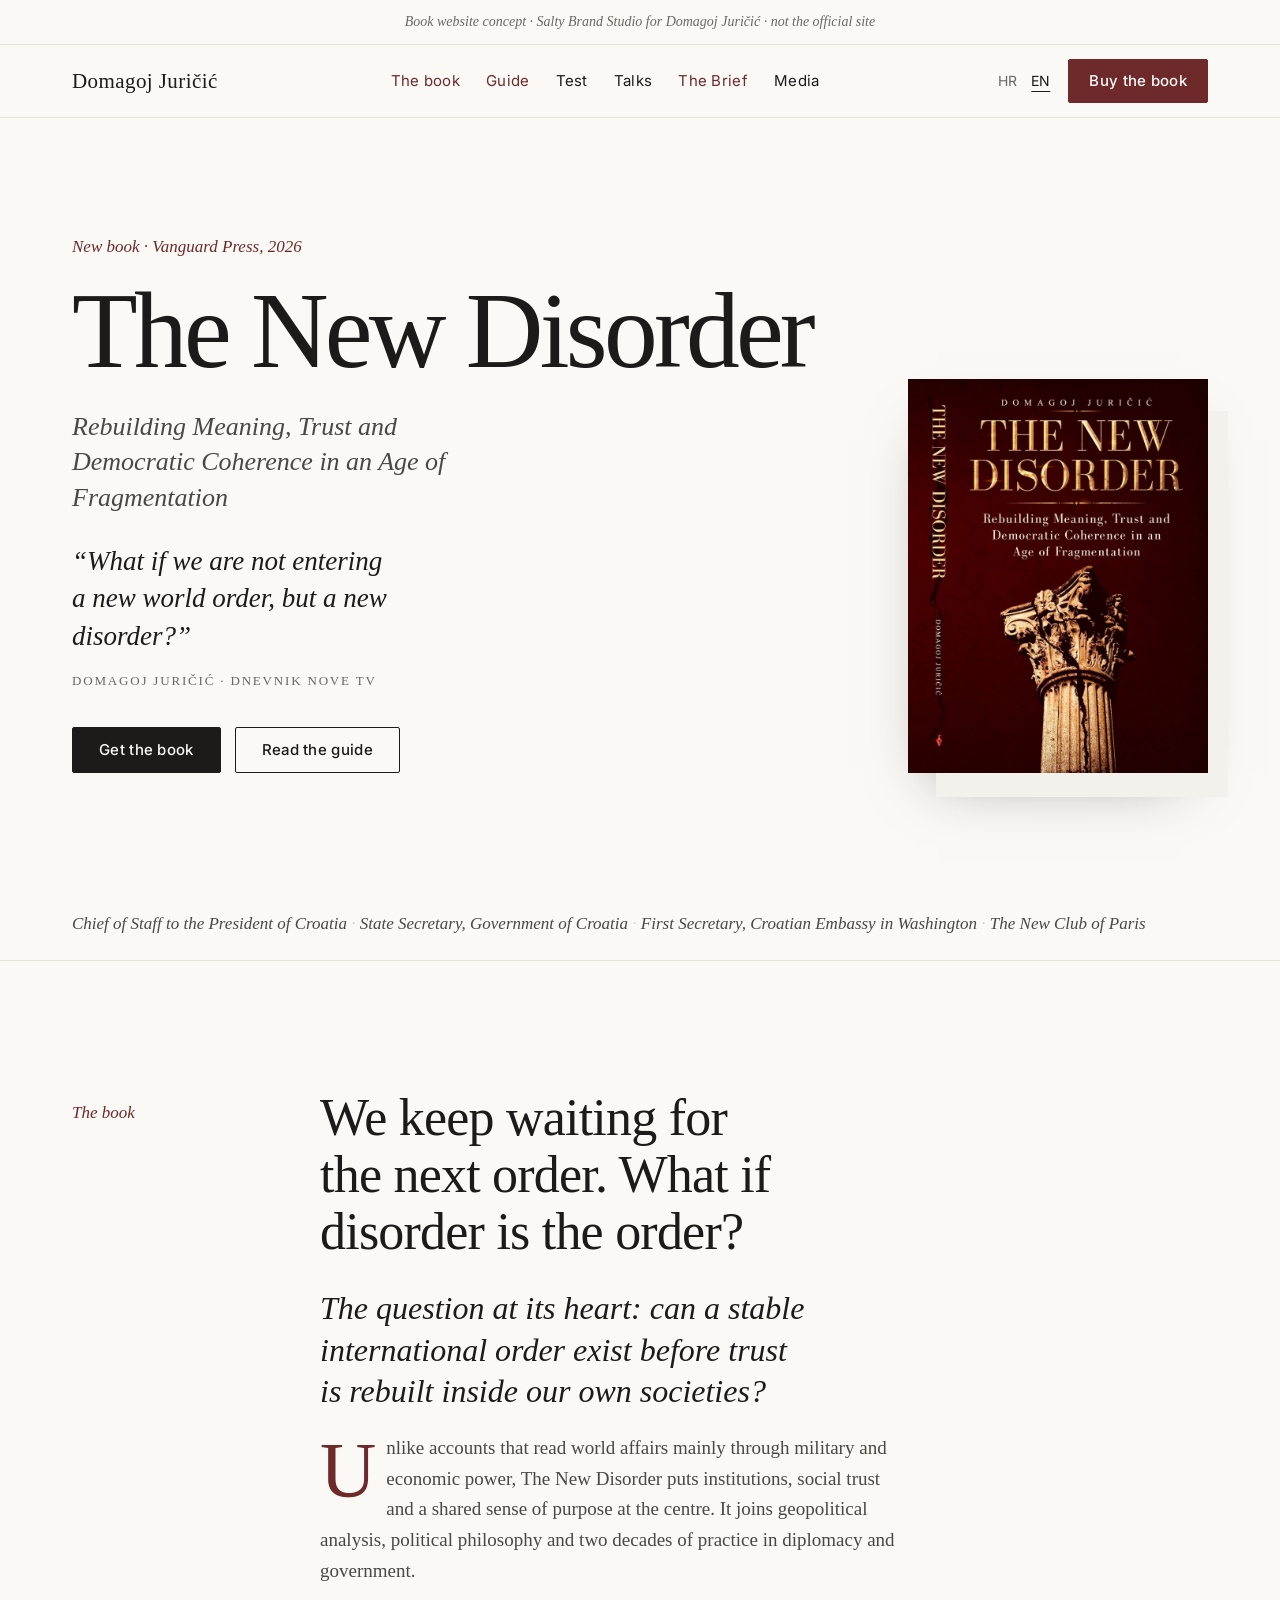
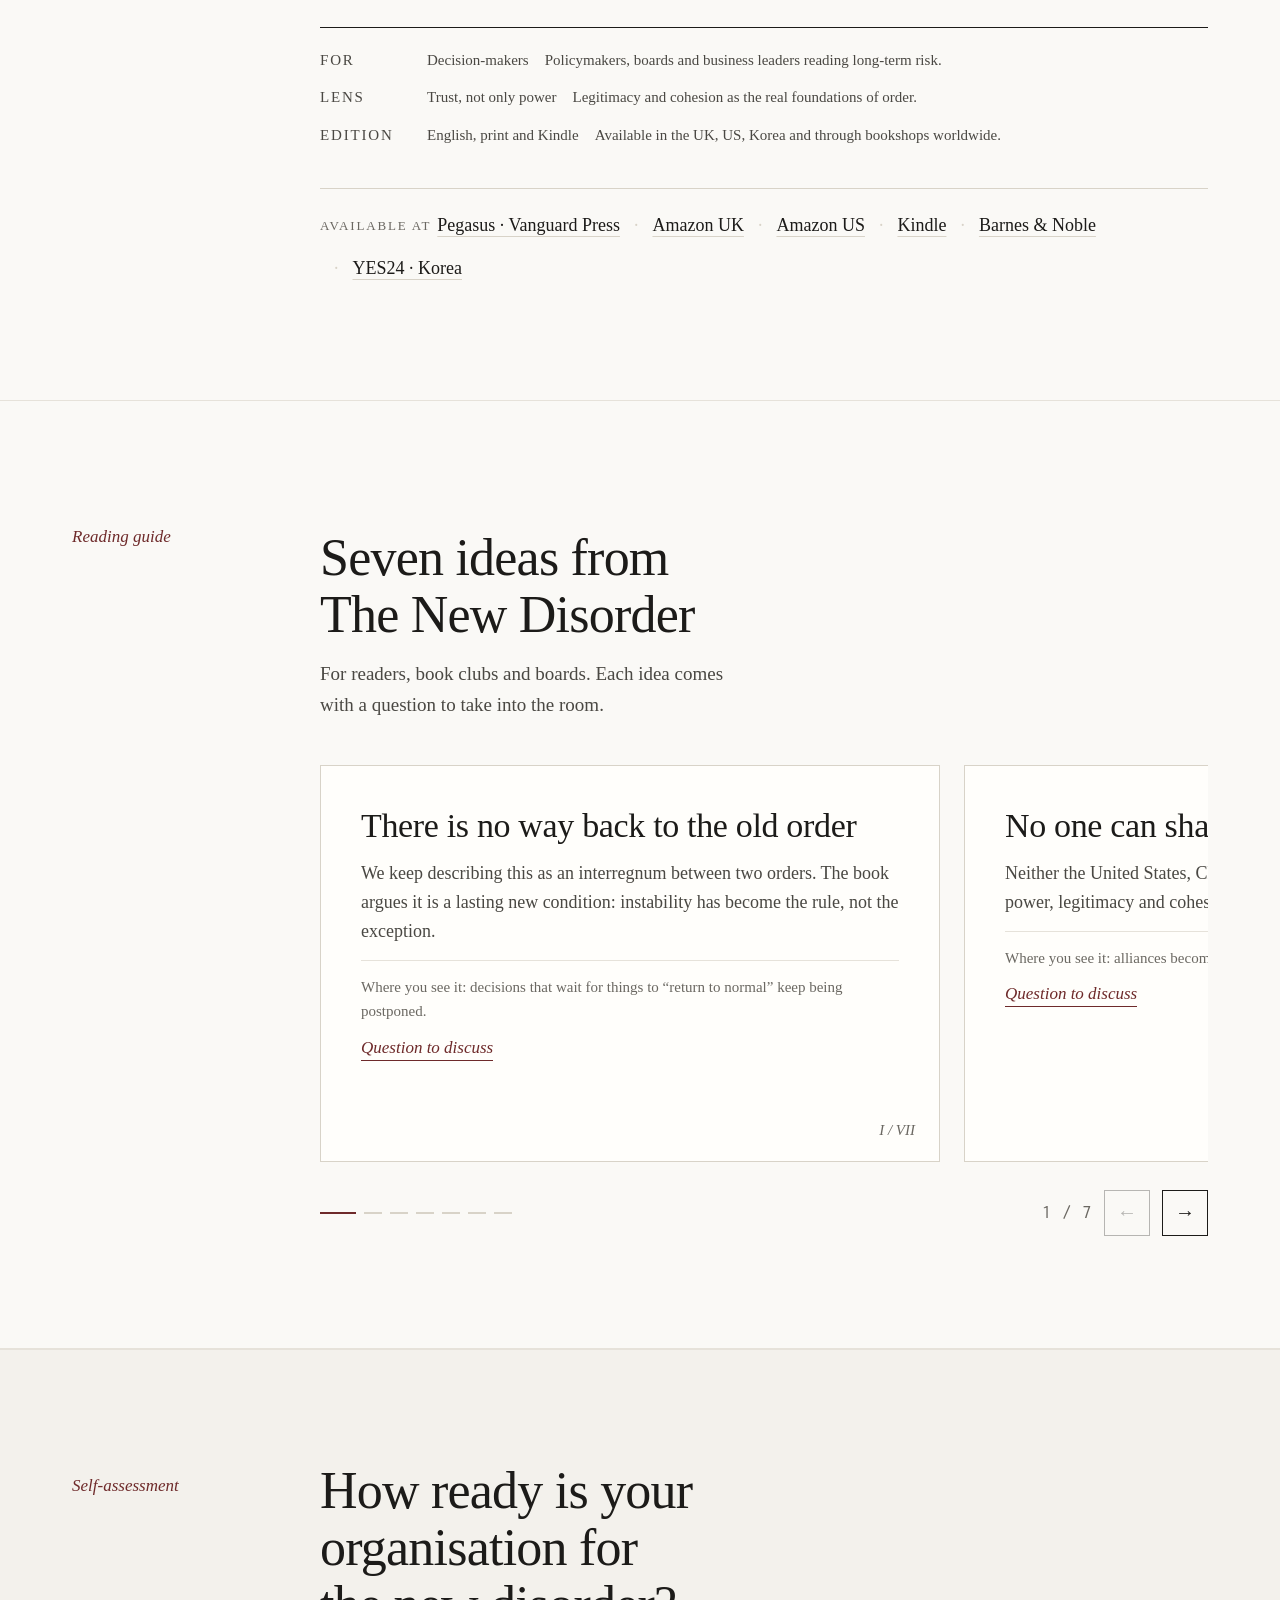
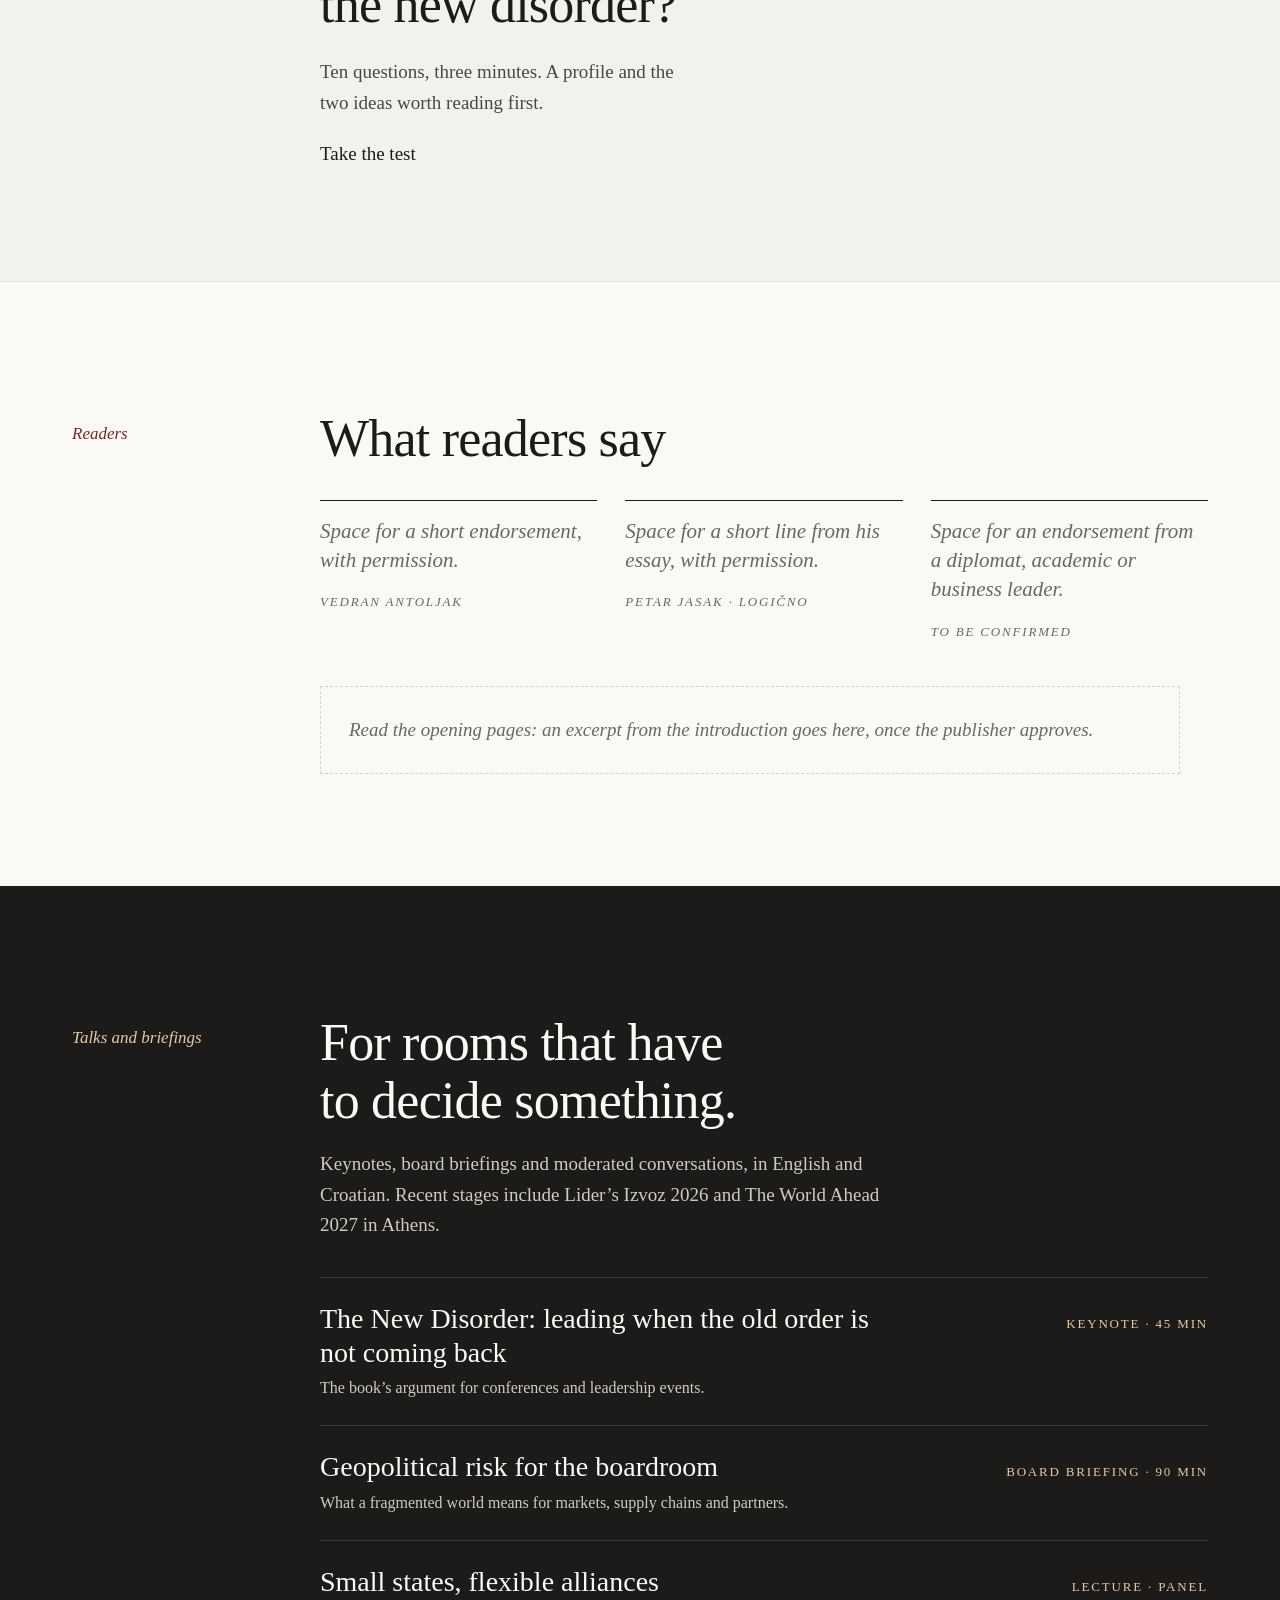
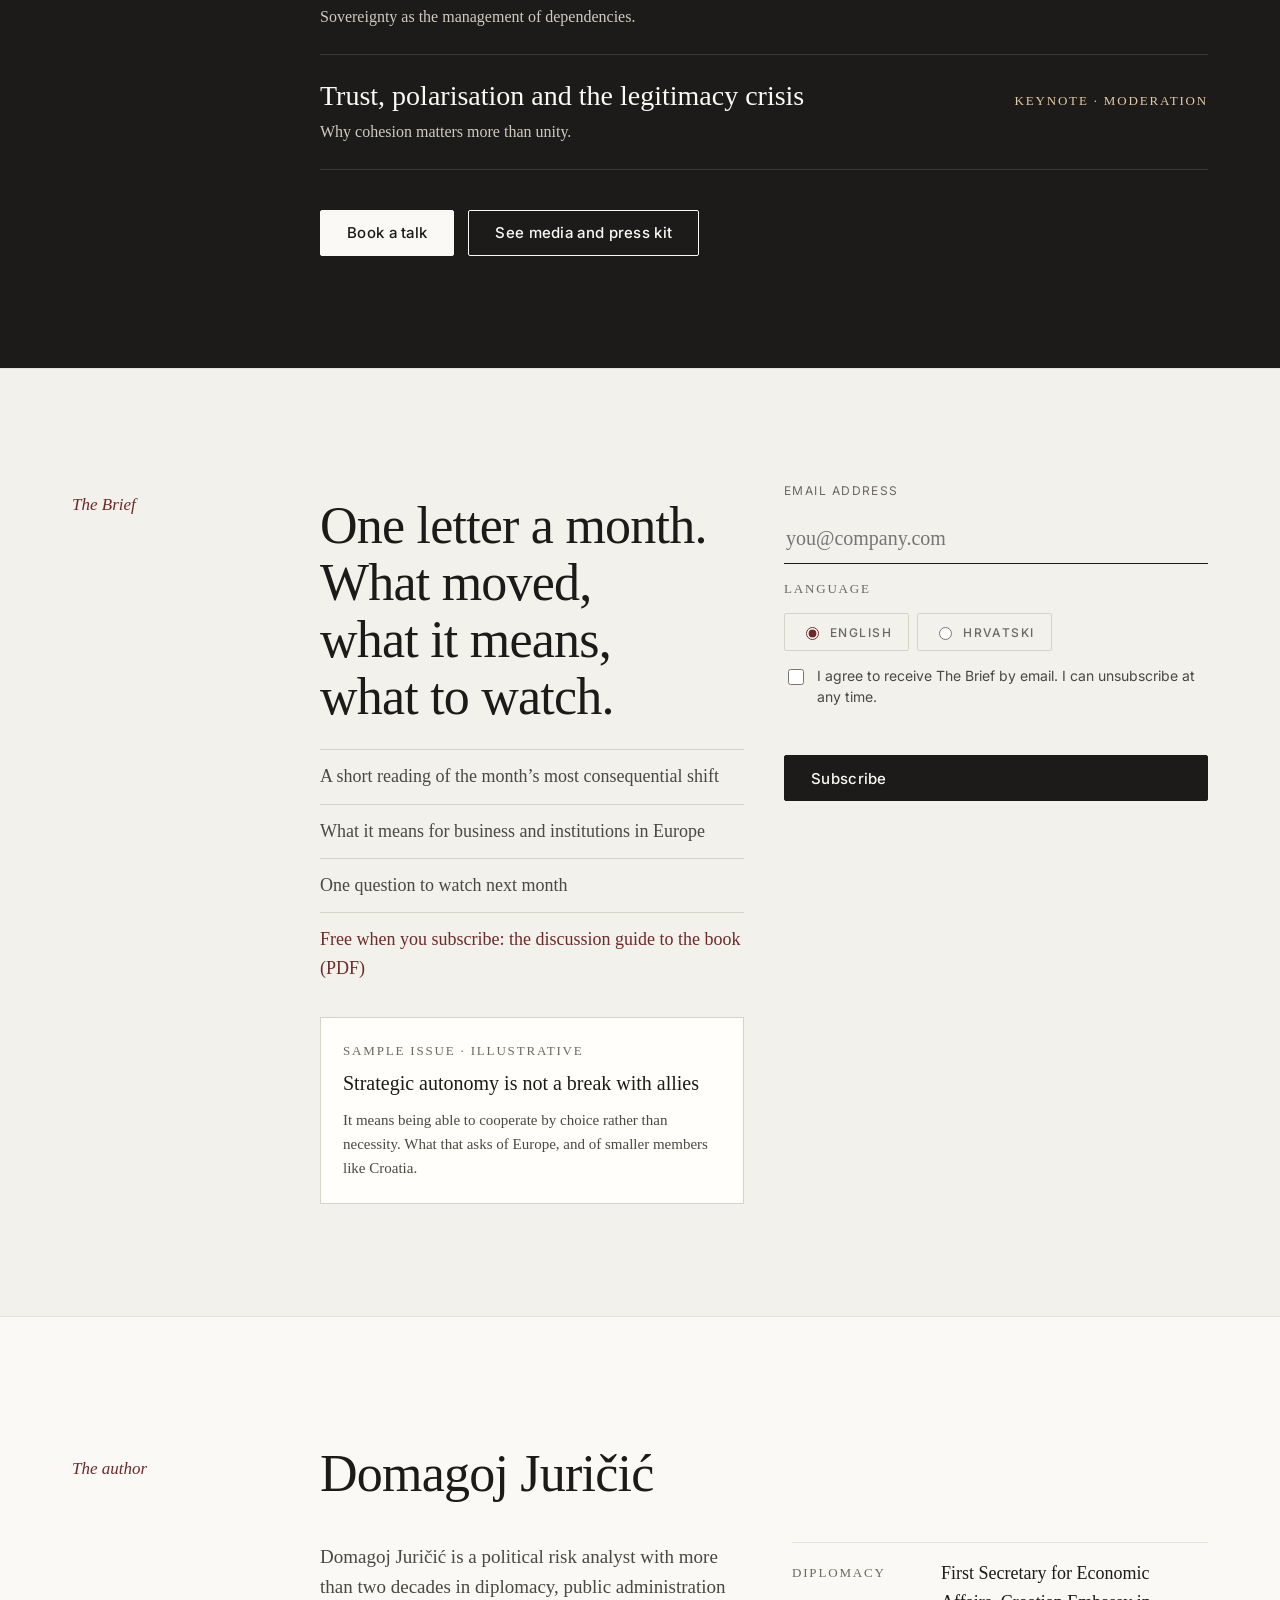
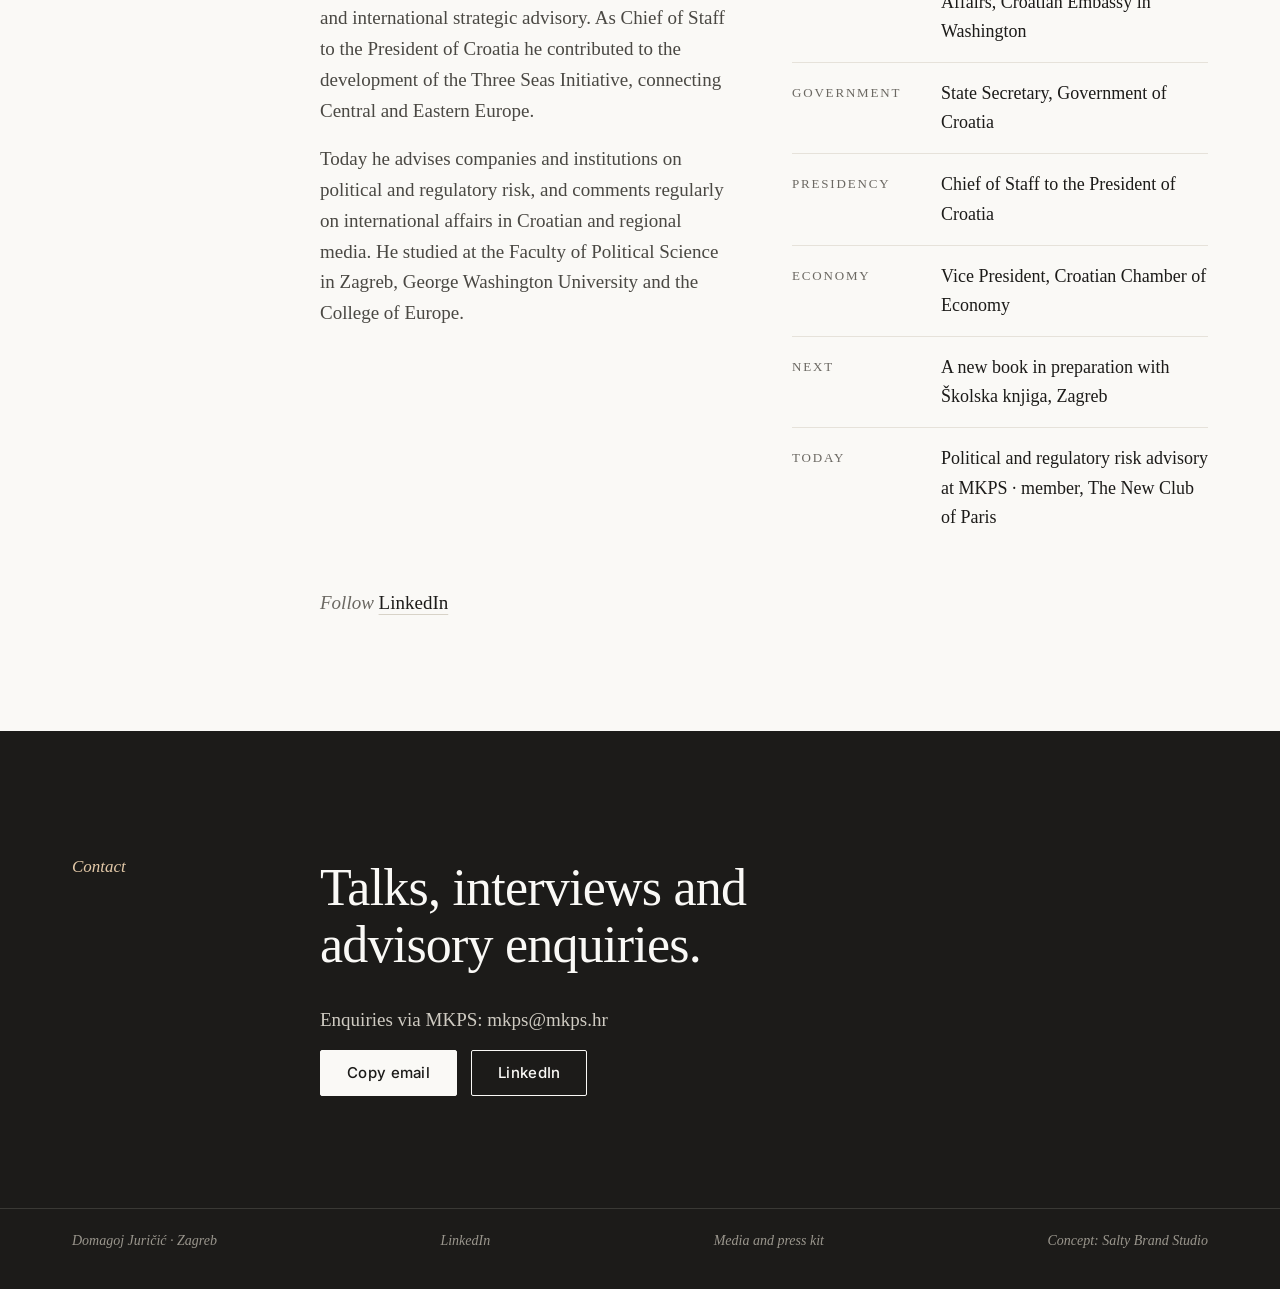
<file: index.html>
<!DOCTYPE html>
<html lang="en" data-lang="en">
<head>
<meta charset="utf-8">
<meta name="viewport" content="width=device-width, initial-scale=1">
<title>The New Disorder · Domagoj Juričić</title>
<meta name="description" content="The New Disorder: Rebuilding Meaning, Trust and Democratic Coherence in an Age of Fragmentation. A book by Domagoj Juričić.">
<link rel="preconnect" href="https://fonts.googleapis.com">
<link href="https://fonts.googleapis.com/css2?family=Inter:wght@400;500;600&family=Inconsolata:wght@500;600&display=swap" rel="stylesheet">
<link rel="stylesheet" href="style.css">
</head>
<body>
<div class="strip"><span lang="hr">Koncept stranice knjige · Salty Brand Studio za Domagoja Juričića · nije službena stranica</span><span lang="en">Book website concept · Salty Brand Studio for Domagoj Juričić · not the official site</span></div>

<header>
<div class="wrap">
<a href="index.html" class="brand">Domagoj Juričić</a>
<nav aria-label="Main">
<a href="index.html#book" aria-current="page"><span lang="hr">Knjiga</span><span lang="en">The book</span></a>
<a href="index.html#guide" aria-current="page"><span lang="hr">Vodič</span><span lang="en">Guide</span></a>
<a href="test.html"><span lang="hr">Test</span><span lang="en">Test</span></a>
<a href="organizatori.html"><span lang="hr">Predavanja</span><span lang="en">Talks</span></a>
<a href="index.html#brief" aria-current="page"><span lang="hr">Bilten</span><span lang="en">The Brief</span></a>
<a href="mediji.html"><span lang="hr">Mediji</span><span lang="en">Media</span></a>
</nav>
<div class="right">
<div class="lang" role="group" aria-label="Language / Jezik"><button type="button" data-l="hr" aria-pressed="false">HR</button><button type="button" data-l="en" aria-pressed="true">EN</button></div>
<a class="btn fill" href="#buy" style="min-height:44px;padding:0 20px;font-size:15px"><span lang="hr">Kupi knjigu</span><span lang="en">Buy the book</span></a>
</div>
</div>
</header>

<section class="hero" id="top">
<div class="wrap">
<div class="txt">
<div class="k"><span lang="en">New book · Vanguard Press, 2026</span><span lang="hr">Nova knjiga · Vanguard Press, 2026.</span></div>
<h1>The New Disorder</h1>
<p class="sub"><span lang="en">Rebuilding Meaning, Trust and Democratic Coherence in an Age of Fragmentation</span><span lang="hr">Obnova smisla, povjerenja i&#160;demokratske kohezije u&#160;doba fragmentacije</span></p>
<blockquote class="quote">
<p><span lang="hr">„Što ako ne ulazimo u&#160;neki novi svjetski poredak, nego u&#160;neki novi nered?“</span><span lang="en">“What if we are not entering a&#160;new world order, but a&#160;new disorder?”</span></p>
<cite class="lbl">Domagoj Juričić · Dnevnik Nove TV</cite>
</blockquote>
<div class="btns">
<a class="btn fill" href="#buy"><span lang="en">Get the book</span><span lang="hr">Kupi knjigu</span></a>
<a class="btn" href="#guide"><span lang="en">Read the guide</span><span lang="hr">Kreni u&#160;vodič</span></a>
</div>
</div>
<div class="cover-w"><img class="cover" src="cover.jpg" alt="The New Disorder by Domagoj Juričić, book cover"></div>
</div>
</section>

<section class="cred">
<div class="wrap">
<div><div class="lbl"><span lang="en">Former</span><span lang="hr">Bivši</span></div><p><span lang="en">Chief of Staff to the President of Croatia</span><span lang="hr">predstojnik Ureda predsjednice RH</span></p></div>
<div><div class="lbl"><span lang="en">Former</span><span lang="hr">Bivši</span></div><p><span lang="en">State Secretary, Government of Croatia</span><span lang="hr">državni tajnik u&#160;Vladi RH</span></p></div>
<div><div class="lbl"><span lang="en">Former</span><span lang="hr">Bivši</span></div><p><span lang="en">First Secretary, Croatian Embassy in Washington</span><span lang="hr">prvi tajnik u&#160;Veleposlanstvu RH u&#160;Washingtonu</span></p></div>
<div><div class="lbl"><span lang="en">Member</span><span lang="hr">Član</span></div><p>The New Club of Paris</p></div>
</div>
</section>

<section class="band" id="book">
<div class="wrap">
<div class="k"><span lang="en">The book</span><span lang="hr">Knjiga</span></div>
<h2 class="h2"><span lang="en">We keep waiting for the next order. What if disorder is the order?</span><span lang="hr">Stalno čekamo novi poredak. Što ako je nered sam taj poredak?</span></h2>
<p class="lead"><span lang="en">The question at its heart: can a&#160;stable international order exist before trust is rebuilt inside our own societies?</span><span lang="hr">Pitanje u&#160;njezinu središtu: može li postojati stabilan međunarodni poredak prije nego što obnovimo povjerenje unutar vlastitih društava?</span></p>
<p class="body"><span lang="en">Unlike accounts that read world affairs mainly through military and economic power, The New Disorder puts institutions, social trust and a&#160;shared sense of purpose at the centre. It joins geopolitical analysis, political philosophy and two decades of practice in diplomacy and government.</span><span lang="hr">Za razliku od analiza koje svijet čitaju ponajprije kroz vojnu i&#160;gospodarsku moć, The New Disorder u&#160;središte stavlja institucije, društveno povjerenje i&#160;osjećaj zajedničke svrhe. Spaja geopolitičku analizu, političku filozofiju i&#160;dva desetljeća prakse u&#160;diplomaciji i&#160;državnoj upravi.</span></p>
<div class="facts">
<div class="fact"><div class="lbl"><span lang="en">For</span><span lang="hr">Za koga</span></div><b><span lang="en">Decision-makers</span><span lang="hr">Donositelje odluka</span></b><span><span lang="en">Policymakers, boards and business leaders reading long-term risk.</span><span lang="hr">Politiku, uprave i&#160;poslovne lidere koji čitaju dugoročne rizike.</span></span></div>
<div class="fact"><div class="lbl"><span lang="en">Lens</span><span lang="hr">Pogled</span></div><b><span lang="en">Trust, not only power</span><span lang="hr">Povjerenje, ne samo moć</span></b><span><span lang="en">Legitimacy and cohesion as the real foundations of order.</span><span lang="hr">Legitimitet i&#160;kohezija kao stvarni temelji poretka.</span></span></div>
<div class="fact"><div class="lbl"><span lang="en">Edition</span><span lang="hr">Izdanje</span></div><b><span lang="en">English, print and Kindle</span><span lang="hr">Engleski, tisak i&#160;Kindle</span></b><span><span lang="en">Available in the UK, US, Korea and through bookshops worldwide.</span><span lang="hr">Dostupna u&#160;UK-u, SAD-u, Koreji i&#160;u&#160;knjižarama diljem svijeta.</span></span></div>
</div>
<div class="buy" id="buy">
<span class="lbl" style="margin-right:6px"><span lang="en">Available at</span><span lang="hr">Dostupno na</span></span>
<a class="pill" href="https://pegasuspublishers.com/book/the-new-disorder_-rebuilding-meaning_-trust-and-democratic-coherence-in-an-age-of-fragmentation">Pegasus · Vanguard Press</a>
<a class="pill" href="https://www.amazon.co.uk/s?k=The+New+Disorder+Domagoj+Juricic">Amazon UK</a>
<a class="pill" href="https://www.amazon.com/s?k=The+New+Disorder+Domagoj+Juricic">Amazon US</a>
<a class="pill" href="https://www.amazon.co.uk/s?k=The+New+Disorder+Juricic&amp;i=digital-text">Kindle</a>
<a class="pill" href="https://www.barnesandnoble.com/s/The%20New%20Disorder%20Juricic">Barnes &amp; Noble</a>
<a class="pill" href="https://www.yes24.com/Product/Search?query=The%20New%20Disorder%20Juricic">YES24 · Korea</a>
</div>
</div>
</section>

<section class="band" id="guide">
<div class="wrap">
<div class="g-head">
<div>
<div class="k"><span lang="en">Reading guide</span><span lang="hr">Vodič kroz knjigu</span></div>
<h2 class="h2"><span lang="en">Seven ideas from The New Disorder</span><span lang="hr">Sedam ideja iz knjige The New Disorder</span></h2>
</div>
<p><span lang="en">For readers, book clubs and boards. Each idea comes with a&#160;question to take into the room.</span><span lang="hr">Za čitatelje, klubove čitanja i&#160;uprave. Uz svaku ideju ide pitanje za raspravu.</span></p>
</div>
<div class="track" id="track" tabindex="0" aria-label="Guide"></div>
<div class="g-ctl">
<div class="dots" id="dots"></div>
<div style="display:flex;gap:12px;align-items:center"><span class="count" id="count">1 / 7</span><button class="nav-b" id="prev" type="button" aria-label="Previous">←</button><button class="nav-b" id="next" type="button" aria-label="Next">→</button></div>
</div>
</div>
</section>


<section class="band" id="test" style="background:var(--paper2);border-top:1px solid var(--line);border-bottom:1px solid var(--line)">
<div class="wrap">
<div class="k"><span lang="en">Self-assessment</span><span lang="hr">Samoprocjena</span></div>
<div class="teaser">
<h2 class="h2" style="margin-top:0"><span lang="en">How ready is your organisation for the new disorder?</span><span lang="hr">Koliko je vaša organizacija spremna na novi nered?</span></h2>
<div><p class="body" style="margin-bottom:20px;max-width:40ch"><span lang="en">Ten questions, three minutes. A&#160;profile and the two ideas worth reading first.</span><span lang="hr">Deset pitanja, tri minute. Profil i&#160;dvije ideje koje vrijedi pročitati prve.</span></p><a&#160;class="btn fill" href="test.html"><span lang="en">Take the test</span><span lang="hr">Riješi test</span></a></div>
</div>
</div>
</section>

<section class="band" id="readers">
<div class="wrap">
<div class="k"><span lang="en">Readers</span><span lang="hr">Čitatelji</span></div>
<h2 class="h2"><span lang="en">What readers say</span><span lang="hr">Što kažu čitatelji</span></h2>
<div class="praise">
<blockquote><p class="await" style="border:0;padding:0"><span lang="en">Space for a&#160;short endorsement, with permission.</span><span lang="hr">Mjesto za kratku preporuku, uz dopuštenje.</span></p><cite class="lbl">Vedran Antoljak</cite></blockquote>
<blockquote><p class="await" style="border:0;padding:0"><span lang="en">Space for a&#160;short line from his essay, with permission.</span><span lang="hr">Mjesto za rečenicu iz njegova osvrta, uz dopuštenje.</span></p><cite class="lbl">Petar Jasak · Logično</cite></blockquote>
<blockquote><p class="await" style="border:0;padding:0"><span lang="en">Space for an endorsement from a&#160;diplomat, academic or business leader.</span><span lang="hr">Mjesto za preporuku diplomata, akademika ili poslovnog lidera.</span></p><cite class="lbl"><span lang="en">To be confirmed</span><span lang="hr">Čeka potvrdu</span></cite></blockquote>
</div>
<div class="await" style="margin-top:40px"><span lang="en">Read the opening pages: an excerpt from the introduction goes here, once the publisher approves.</span><span lang="hr">Pročitajte prve stranice: ovdje ide odlomak iz uvoda, kad ga odobri izdavač.</span></div>
</div>
</section>

<section class="band dark" id="talks">
<div class="wrap">
<div class="k"><span lang="en">Talks and briefings</span><span lang="hr">Predavanja i&#160;brifinzi</span></div>
<h2 class="h2"><span lang="en">For rooms that have to decide something.</span><span lang="hr">Za prostorije u&#160;kojima se mora nešto odlučiti.</span></h2>
<p class="body" style="margin-top:20px"><span lang="en">Keynotes, board briefings and moderated conversations, in English and Croatian. Recent stages include Lider’s&#160;Izvoz 2026 and The World Ahead 2027 in Athens.</span><span lang="hr">Predavanja, brifinzi za uprave i&#160;moderirani razgovori, na engleskom i&#160;hrvatskom. Među nedavnim pozornicama su Liderov Izvoz 2026 i&#160;The World Ahead 2027 u&#160;Ateni.</span></p>
<div class="topics">
<div class="topic"><span class="lbl">Keynote · 45 min</span><h3><span lang="en">The New Disorder: leading when the old order is not coming back</span><span lang="hr">Novi nered: vodstvo kad se stari poredak ne vraća</span></h3><p><span lang="en">The book’s&#160;argument for conferences and leadership events.</span><span lang="hr">Teza knjige za konferencije i&#160;događaje za lidere.</span></p></div>
<div class="topic"><span class="lbl"><span lang="en">Board briefing · 90 min</span><span lang="hr">Brifing za upravu · 90 min</span></span><h3><span lang="en">Geopolitical risk for the boardroom</span><span lang="hr">Geopolitički rizik za upravu</span></h3><p><span lang="en">What a&#160;fragmented world means for markets, supply chains and partners.</span><span lang="hr">Što fragmentirani svijet znači za tržišta, opskrbne lance i&#160;partnere.</span></p></div>
<div class="topic"><span class="lbl"><span lang="en">Lecture · Panel</span><span lang="hr">Predavanje · Panel</span></span><h3><span lang="en">Small states, flexible alliances</span><span lang="hr">Male države, fleksibilna savezništva</span></h3><p><span lang="en">Sovereignty as the management of dependencies.</span><span lang="hr">Suverenitet kao upravljanje ovisnostima.</span></p></div>
<div class="topic"><span class="lbl"><span lang="en">Keynote · Moderation</span><span lang="hr">Predavanje · Moderacija</span></span><h3><span lang="en">Trust, polarisation and the legitimacy crisis</span><span lang="hr">Povjerenje, polarizacija i&#160;kriza legitimiteta</span></h3><p><span lang="en">Why cohesion matters more than unity.</span><span lang="hr">Zašto je kohezija važnija od jedinstva.</span></p></div>
</div>
<div class="btns" style="margin-top:40px"><a class="btn lfill" href="#contact"><span lang="en">Book a&#160;talk</span><span lang="hr">Dogovori predavanje</span></a><a class="btn light" href="mediji.html"><span lang="en">See media and press kit</span><span lang="hr">Mediji i&#160;press paket</span></a></div>
</div>
</section>

<section class="band" id="brief">
<div class="wrap">
<div class="nl">
<div>
<div class="k">The Brief</div>
<h2 class="h2"><span lang="en">One letter a&#160;month. What moved, what it means, what to watch.</span><span lang="hr">Jedno pismo mjesečno. Što se pomaknulo, što to znači, što pratiti.</span></h2>
<ul>
<li><span lang="en">A&#160;short reading of the month’s&#160;most consequential shift</span><span lang="hr">Kratko čitanje najvažnije promjene u&#160;mjesecu</span></li>
<li><span lang="en">What it means for business and institutions in Europe</span><span lang="hr">Što to znači za poslovanje i&#160;institucije u&#160;Europi</span></li>
<li><span lang="en">One question to watch next month</span><span lang="hr">Jedno pitanje koje treba pratiti idući mjesec</span></li>
<li><b style="font-weight:400;color:var(--acc)"><span lang="en">Free when you subscribe: the discussion guide to the book (PDF)</span><span lang="hr">Uz prijavu besplatno: vodič za raspravu o&#160;knjizi (PDF)</span></b></li>
</ul>
<div class="sample">
<div class="lbl"><span lang="en">Sample issue · illustrative</span><span lang="hr">Primjer izdanja · ilustrativno</span></div>
<h4><span lang="en">Strategic autonomy is not a&#160;break with allies</span><span lang="hr">Strateška autonomija nije raskid sa saveznicima</span></h4>
<p><span lang="en">It means being able to cooperate by choice rather than necessity. What that asks of Europe, and of smaller members like Croatia.</span><span lang="hr">Znači moći surađivati iz izbora, a&#160;ne iz nužde. Što to traži od Europe i&#160;od manjih članica poput Hrvatske.</span></p>
</div>
</div>
<div>
<form class="sub" id="nl-form" novalidate>
<label for="nl-email"><span lang="en">Email address</span><span lang="hr">E-mail adresa</span></label>
<input id="nl-email" type="email" autocomplete="email" placeholder="you@company.com" required>
<span class="lbl"><span lang="en">Language</span><span lang="hr">Jezik</span></span>
<div class="seg"><label><input type="radio" name="nl-lang" value="en" checked> English</label><label><input type="radio" name="nl-lang" value="hr"> Hrvatski</label></div>
<label class="consent"><input type="checkbox" id="nl-consent"><span><span lang="en">I&#160;agree to receive The Brief by email. I&#160;can unsubscribe at any time.</span><span lang="hr">Pristajem primati The Brief e-poštom. Mogu se odjaviti u&#160;bilo kojem trenutku.</span></span></label>
<p class="err" id="nl-err" role="alert"></p>
<button class="btn fill" type="submit"><span lang="en">Subscribe</span><span lang="hr">Prijavi se</span></button>
</form>
<div class="ok" id="nl-ok" role="status"><b class="serif" style="font-family:Georgia,serif;font-weight:400;font-size:22px"><span lang="en">Thank you.</span><span lang="hr">Hvala.</span></b><p style="margin:8px 0 14px;color:var(--body)"><span lang="en">The first letter arrives at the start of next month.</span><span lang="hr">Prvo pismo stiže početkom idućeg mjeseca.</span></p><a&#160;class="btn" href="vodic.html"><span lang="en">Open the discussion guide</span><span lang="hr">Otvori vodič za raspravu</span></a></div>
</div>
</div>
</div>
</section>

<section class="band" id="author" style="border-top:1px solid var(--line)">
<div class="wrap">
<div class="k"><span lang="en">The author</span><span lang="hr">Autor</span></div>
<h2 class="h2">Domagoj Juričić</h2>
<div class="two">
<div>
<p class="body" style="margin-bottom:18px"><span lang="en">Domagoj Juričić is a&#160;political risk analyst with more than two decades in diplomacy, public administration and international strategic advisory. As Chief of Staff to the President of Croatia he contributed to the development of the Three Seas Initiative, connecting Central and Eastern Europe.</span><span lang="hr">Domagoj Juričić analitičar je političkih rizika s&#160;više od dva desetljeća iskustva u&#160;diplomaciji, državnoj upravi i&#160;međunarodnom strateškom savjetovanju. Kao predstojnik Ureda predsjednice dao je doprinos razvoju Inicijative triju mora, projekta povezivanja srednje i&#160;istočne Europe.</span></p>
<p class="body"><span lang="en">Today he advises companies and institutions on political and regulatory risk, and comments regularly on international affairs in Croatian and regional media. He studied at the Faculty of Political Science in Zagreb, George Washington University and the College of Europe.</span><span lang="hr">Danas savjetuje tvrtke i&#160;institucije o&#160;političkim i&#160;regulatornim rizicima i&#160;redovito komentira međunarodna zbivanja u&#160;hrvatskim i&#160;regionalnim medijima. Studirao je na Fakultetu političkih znanosti u&#160;Zagrebu, Sveučilištu George Washington i&#160;College of Europe.</span></p>
</div>
<ul class="roles">
<li><span class="lbl"><span lang="en">Diplomacy</span><span lang="hr">Diplomacija</span></span><span><span lang="en">First Secretary for Economic Affairs, Croatian Embassy in Washington</span><span lang="hr">prvi tajnik za gospodarske odnose, Veleposlanstvo RH u&#160;Washingtonu</span></span></li>
<li><span class="lbl"><span lang="en">Government</span><span lang="hr">Vlada</span></span><span><span lang="en">State Secretary, Government of Croatia</span><span lang="hr">državni tajnik u&#160;Vladi Republike Hrvatske</span></span></li>
<li><span class="lbl"><span lang="en">Presidency</span><span lang="hr">Predsjednica</span></span><span><span lang="en">Chief of Staff to the President of Croatia</span><span lang="hr">predstojnik Ureda predsjednice Republike Hrvatske</span></span></li>
<li><span class="lbl"><span lang="en">Economy</span><span lang="hr">Gospodarstvo</span></span><span><span lang="en">Vice President, Croatian Chamber of Economy</span><span lang="hr">potpredsjednik Hrvatske gospodarske komore</span></span></li>
<li><span class="lbl"><span lang="en">Next</span><span lang="hr">Uskoro</span></span><span><span lang="en">A new book in preparation with Školska knjiga, Zagreb</span><span lang="hr">nova knjiga u&#160;pripremi za Školsku knjigu</span></span></li>
<li><span class="lbl"><span lang="en">Today</span><span lang="hr">Danas</span></span><span><span lang="en">Political and regulatory risk advisory at MKPS · member, The New Club of Paris</span><span lang="hr">savjetovanje o&#160;političkim i&#160;regulatornim rizicima u&#160;MKPS-u&#160;· član mreže The New Club of Paris</span></span></li>
</ul>
</div>
<p class="follow"><span lang="en">Follow</span><span lang="hr">Pratite</span> <a href="https://hr.linkedin.com/in/djuricic">LinkedIn</a></p>
</div>
</section>

<section class="band dark" id="contact">
<div class="wrap" style="display:flex;flex-wrap:wrap;gap:32px;justify-content:space-between;align-items:flex-end">
<div>
<div class="k"><span lang="en">Contact</span><span lang="hr">Kontakt</span></div>
<h2 class="h2"><span lang="en">Talks, interviews and advisory enquiries.</span><span lang="hr">Predavanja, intervjui i&#160;upiti za savjetovanje.</span></h2>
</div>
<div>
<p class="body" style="margin:0 0 14px"><span lang="en">Enquiries via MKPS:</span><span lang="hr">Upiti putem MKPS-a:</span> mkps@mkps.hr</p>
<div class="btns"><button class="btn lfill" type="button" data-copy="mkps@mkps.hr"><span lang="en">Copy email</span><span lang="hr">Kopiraj e-mail</span></button><a class="btn light" href="https://hr.linkedin.com/in/djuricic">LinkedIn</a></div>
</div>
</div>
</section>
<footer class="dark"><div class="wrap"><span>Domagoj Juričić · Zagreb</span><span class="social"><a href="https://hr.linkedin.com/in/djuricic">LinkedIn</a></span><a href="mediji.html" style="text-decoration:none"><span lang="en">Media and press kit</span><span lang="hr">Mediji i&#160;press paket</span></a><span lang="en">Concept: Salty Brand Studio</span><span lang="hr">Koncept: Salty Brand Studio</span></div></footer>
<div class="toast" id="toast" role="status" aria-live="polite"></div>
<script src="ideas.js"></script>
<script src="main.js"></script>
</body>
</html>
</file>
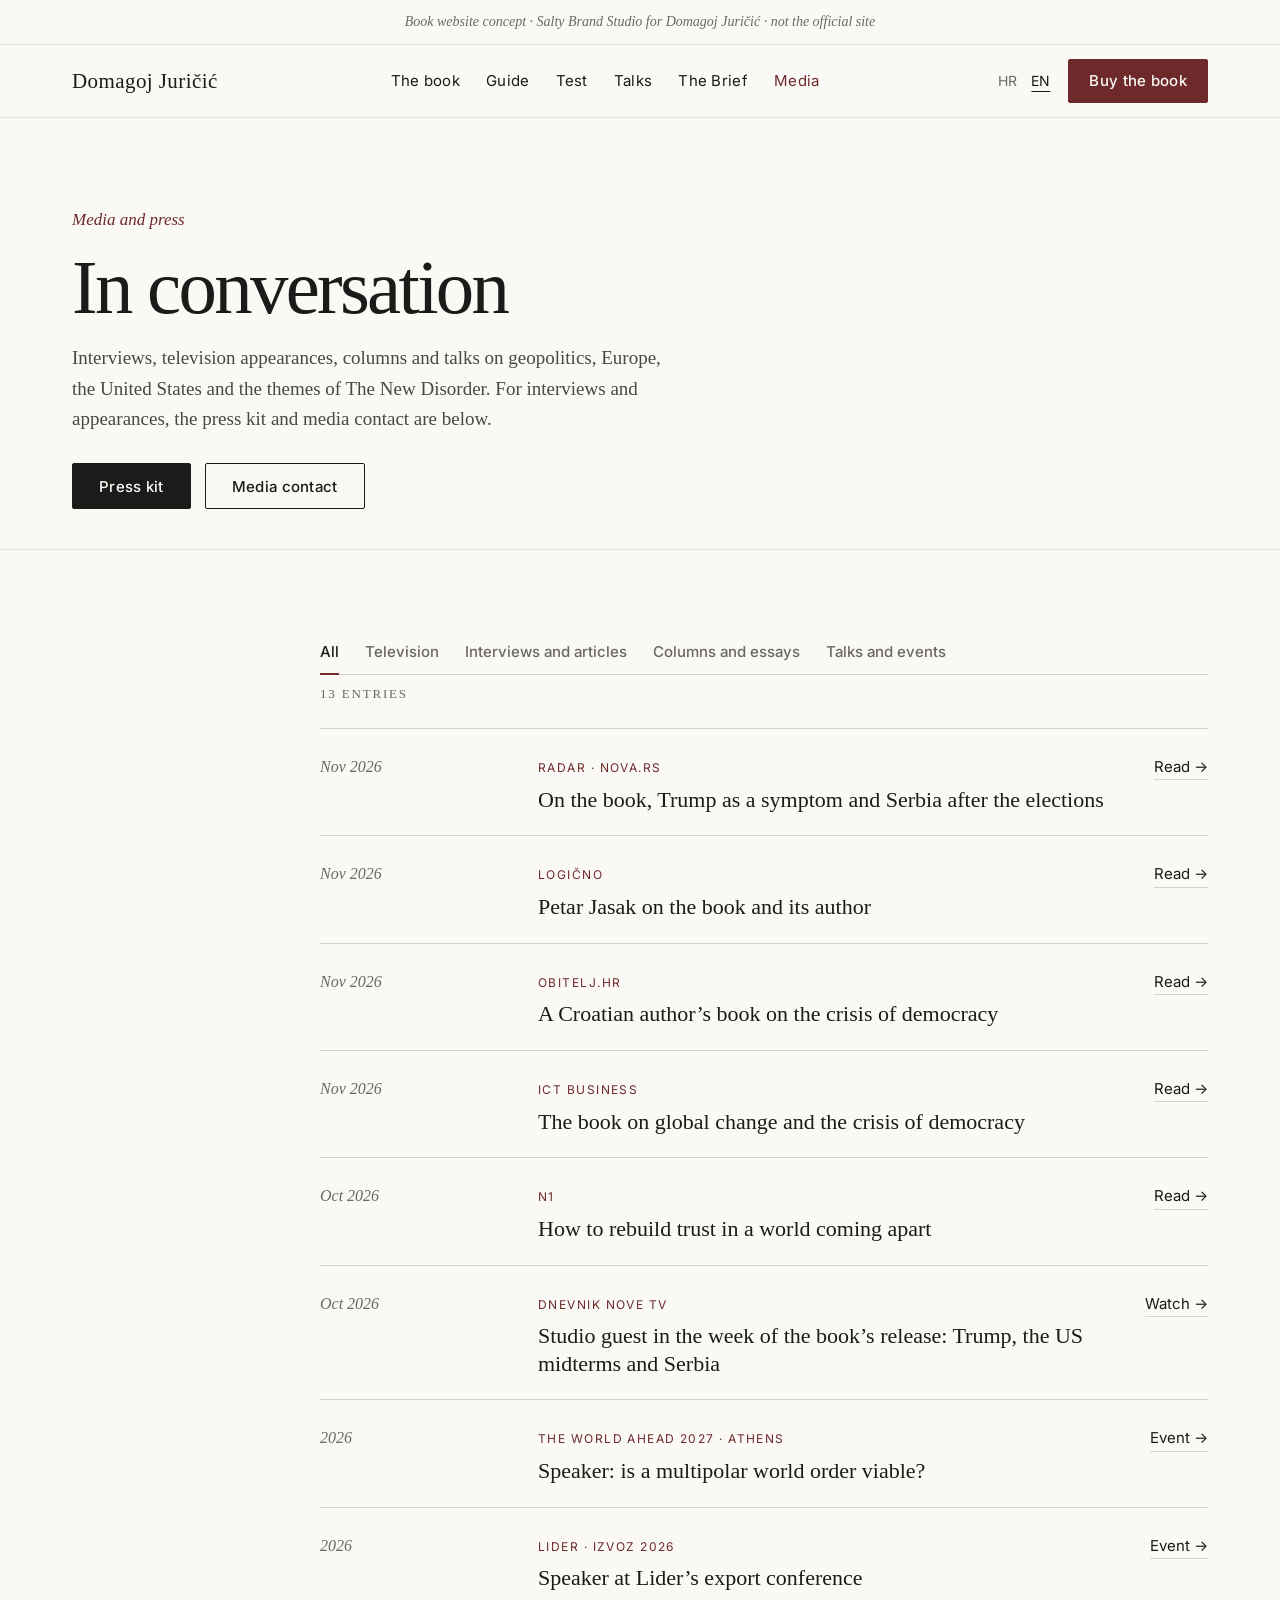
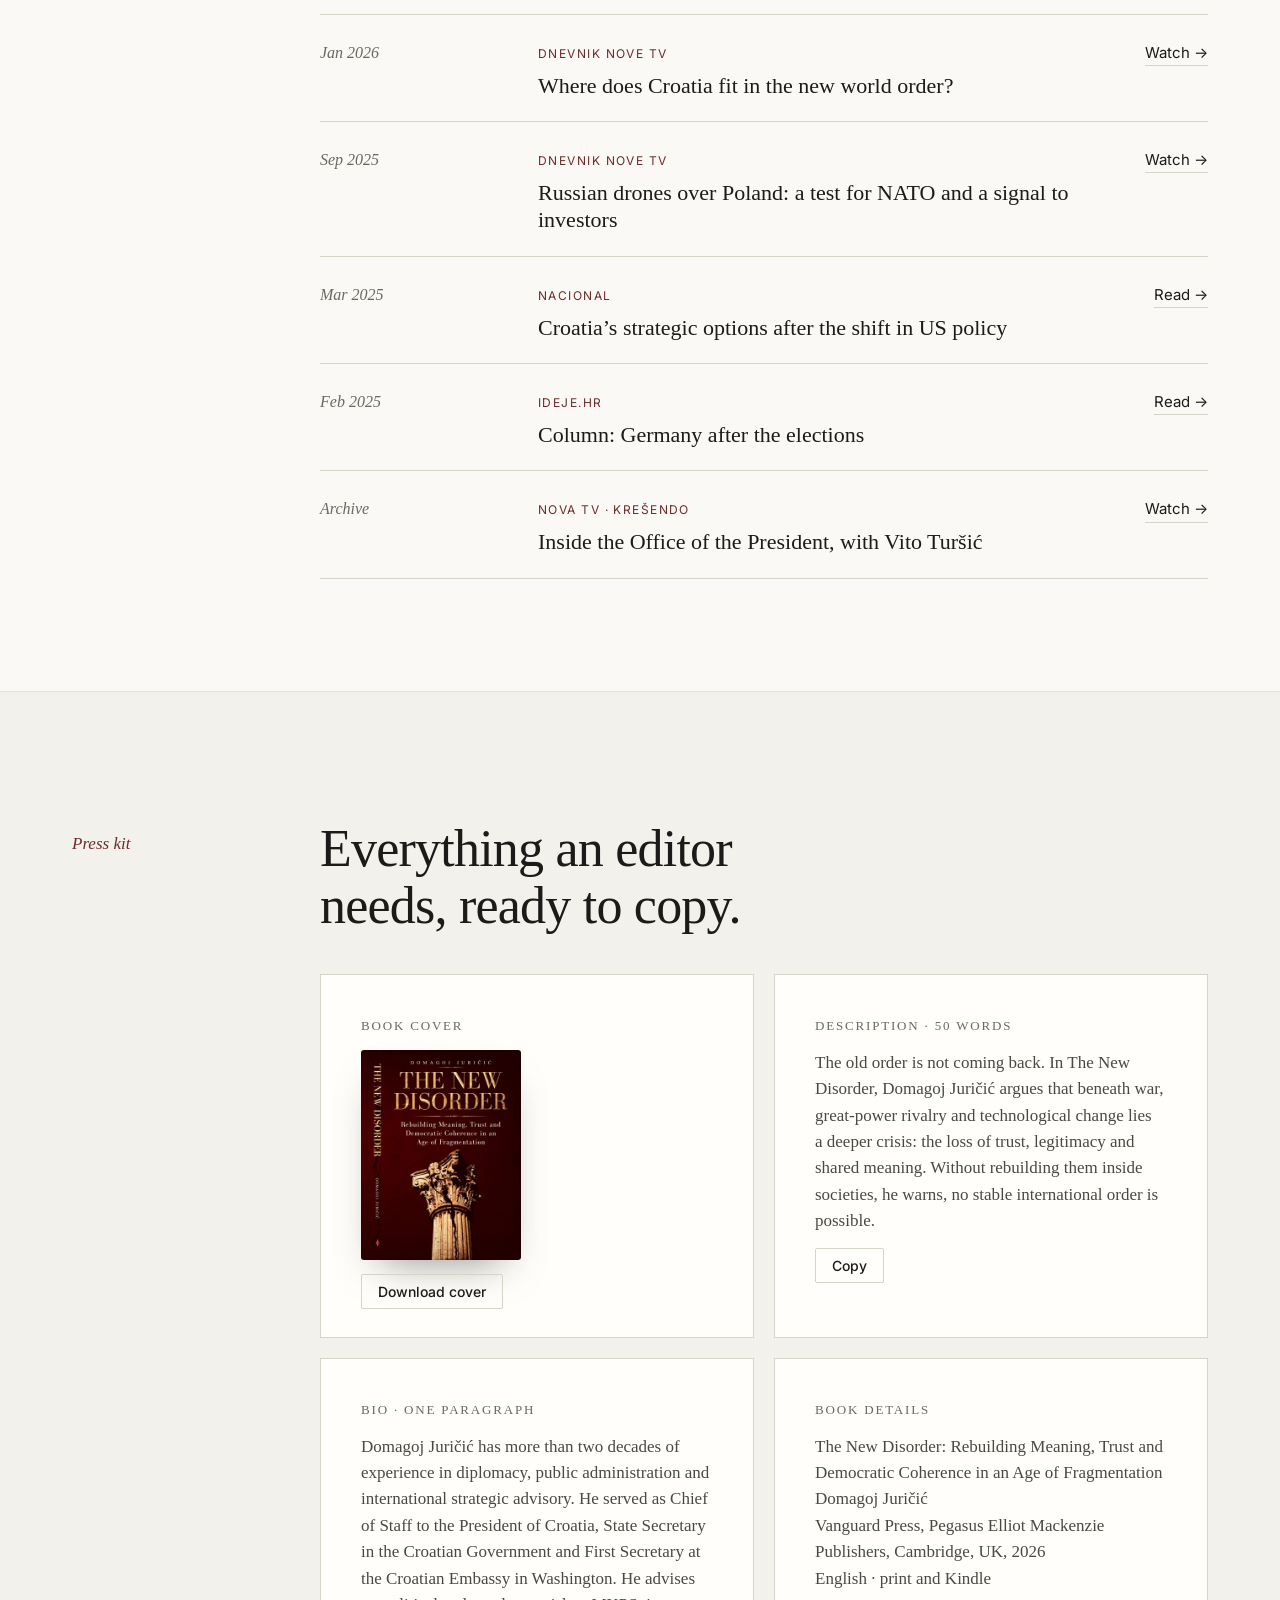
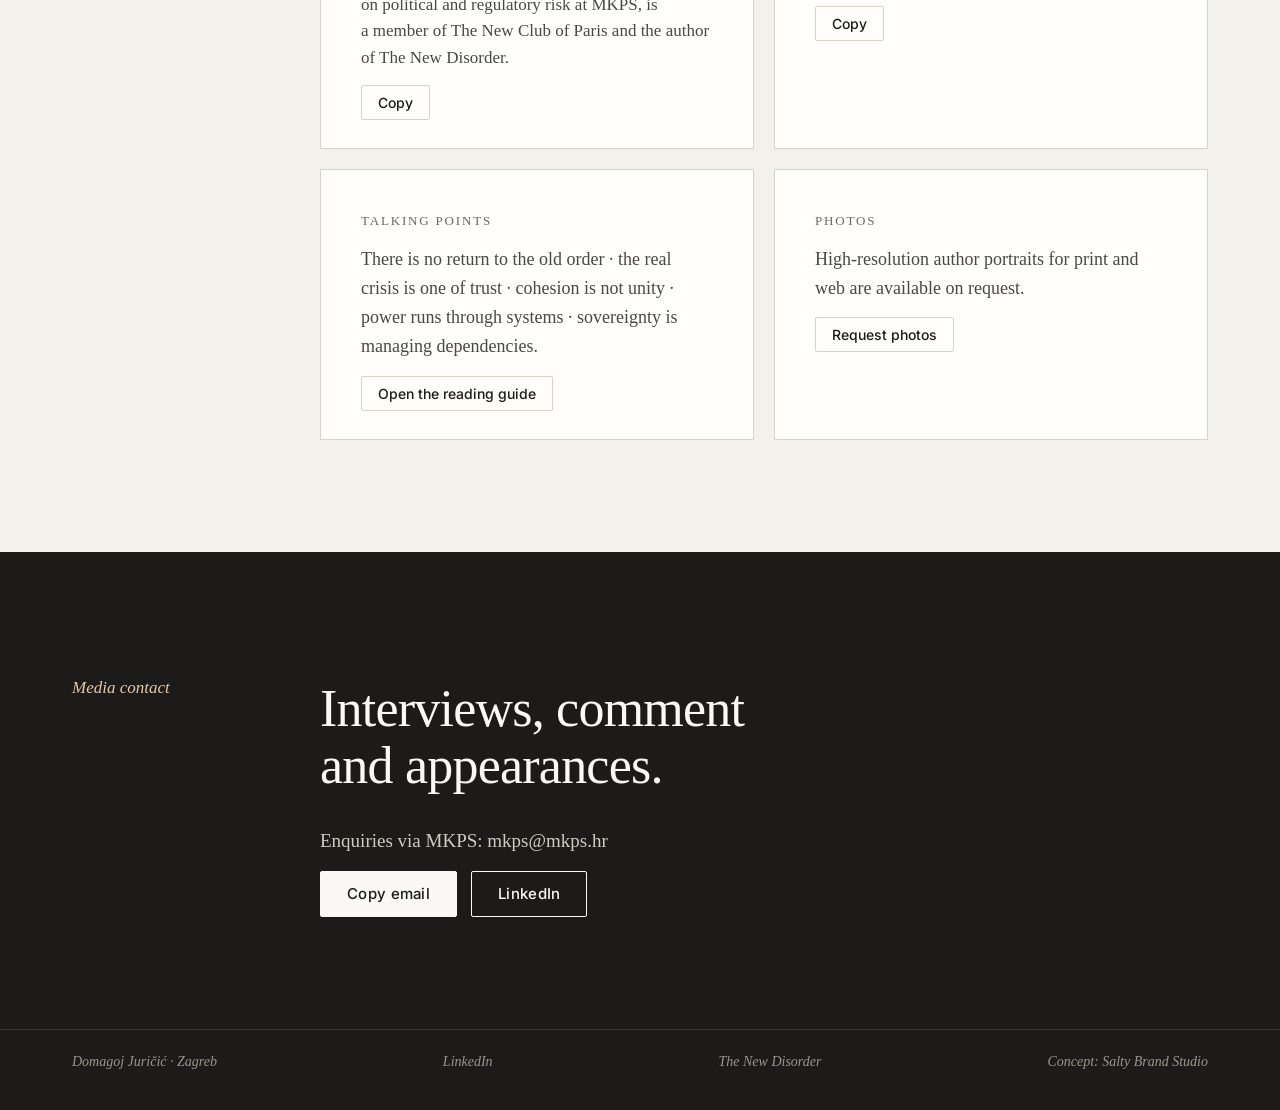
<file: mediji.html>
<!DOCTYPE html>
<html lang="en" data-lang="en">
<head>
<meta charset="utf-8">
<meta name="viewport" content="width=device-width, initial-scale=1">
<title>Media · The New Disorder · Domagoj Juričić</title>
<meta name="description" content="Interviews, TV appearances, columns and talks by Domagoj Juričić, author of The New Disorder. Press kit and media contact.">
<link rel="preconnect" href="https://fonts.googleapis.com">
<link href="https://fonts.googleapis.com/css2?family=Inter:wght@400;500;600&family=Inconsolata:wght@500;600&display=swap" rel="stylesheet">
<link rel="stylesheet" href="style.css">
</head>
<body>
<div class="strip"><span lang="hr">Koncept stranice knjige · Salty Brand Studio za Domagoja Juričića · nije službena stranica</span><span lang="en">Book website concept · Salty Brand Studio for Domagoj Juričić · not the official site</span></div>

<header>
<div class="wrap">
<a href="index.html" class="brand">Domagoj Juričić</a>
<nav aria-label="Main">
<a href="index.html#book"><span lang="hr">Knjiga</span><span lang="en">The book</span></a>
<a href="index.html#guide"><span lang="hr">Vodič</span><span lang="en">Guide</span></a>
<a href="test.html"><span lang="hr">Test</span><span lang="en">Test</span></a>
<a href="organizatori.html"><span lang="hr">Predavanja</span><span lang="en">Talks</span></a>
<a href="index.html#brief"><span lang="hr">Bilten</span><span lang="en">The Brief</span></a>
<a href="mediji.html" aria-current="page"><span lang="hr">Mediji</span><span lang="en">Media</span></a>
</nav>
<div class="right">
<div class="lang" role="group" aria-label="Language / Jezik"><button type="button" data-l="hr" aria-pressed="false">HR</button><button type="button" data-l="en" aria-pressed="true">EN</button></div>
<a class="btn fill" href="index.html#buy" style="min-height:44px;padding:0 20px;font-size:15px"><span lang="hr">Kupi knjigu</span><span lang="en">Buy the book</span></a>
</div>
</div>
</header>

<section class="pagehead">
<div class="wrap">
<div class="k"><span lang="en">Media and press</span><span lang="hr">Mediji i&#160;press</span></div>
<h1><span lang="en">In conversation</span><span lang="hr">U&#160;razgovoru</span></h1>
<p class="body"><span lang="en">Interviews, television appearances, columns and talks on geopolitics, Europe, the United States and the themes of The New Disorder. For interviews and appearances, the press kit and media contact are below.</span><span lang="hr">Intervjui, televizijska gostovanja, kolumne i&#160;predavanja o&#160;geopolitici, Europi, SAD-u&#160;i&#160;temama knjige The New Disorder. Za intervjue i&#160;gostovanja, press paket i&#160;kontakt za medije nalaze se niže.</span></p>
<div class="btns" style="margin-top:28px"><a class="btn fill" href="#press"><span lang="en">Press kit</span><span lang="hr">Press paket</span></a><a class="btn" href="#mcontact"><span lang="en">Media contact</span><span lang="hr">Kontakt za medije</span></a></div>
</div>
</section>

<section class="band" style="padding-top:48px">
<div class="wrap">
<div class="chips" role="group" aria-label="Filter">
<button class="chip" type="button" data-f="all" aria-pressed="true"><span lang="en">All</span><span lang="hr">Sve</span></button>
<button class="chip" type="button" data-f="tv" aria-pressed="false"><span lang="en">Television</span><span lang="hr">Televizija</span></button>
<button class="chip" type="button" data-f="int" aria-pressed="false"><span lang="en">Interviews and articles</span><span lang="hr">Intervjui i&#160;članci</span></button>
<button class="chip" type="button" data-f="col" aria-pressed="false"><span lang="en">Columns and essays</span><span lang="hr">Kolumne i&#160;osvrti</span></button>
<button class="chip" type="button" data-f="ev" aria-pressed="false"><span lang="en">Talks and events</span><span lang="hr">Predavanja i&#160;događaji</span></button>
</div>
<p class="lbl" style="margin:0"><span id="tl-n">13</span> <span lang="en">entries</span><span lang="hr">zapisa</span></p>
<ul class="tl">
<li data-t="int"><span class="date"><span lang="en">Nov 2026</span><span lang="hr">studeni 2026.</span></span><div><span class="out">Radar · Nova.rs</span><h3><span lang="en">On the book, Trump as a&#160;symptom and Serbia after the elections</span><span lang="hr">O&#160;knjizi, Trumpu kao simptomu i&#160;Srbiji nakon izbora</span></h3></div><a class="go" href="https://radar.nova.rs/global/intervju-domagoj-juricic/"><span lang="en">Read</span><span lang="hr">Pročitaj</span> →</a></li>
<li data-t="col"><span class="date"><span lang="en">Nov 2026</span><span lang="hr">studeni 2026.</span></span><div><span class="out">Logično</span><h3><span lang="en">Petar Jasak on the book and its author</span><span lang="hr">Petar Jasak o&#160;knjizi i&#160;autoru</span></h3></div><a class="go" href="https://www.logicno.com/zivotni-stil/covjek-koji-je-novi-svjetski-nered-vidio-petnaest-godina-prije-nas.html"><span lang="en">Read</span><span lang="hr">Pročitaj</span> →</a></li>
<li data-t="int"><span class="date"><span lang="en">Nov 2026</span><span lang="hr">studeni 2026.</span></span><div><span class="out">Obitelj.hr</span><h3><span lang="en">A&#160;Croatian author’s&#160;book on the crisis of democracy</span><span lang="hr">Knjiga hrvatskog autora o&#160;krizi demokracije</span></h3></div><a class="go" href="https://www.obitelj.hr/knjiga-hrvatskog-autora-o-krizi-demokracije-i-buducnosti-svjetskog-poretka-objavljena-u-velikoj-britaniji/"><span lang="en">Read</span><span lang="hr">Pročitaj</span> →</a></li>
<li data-t="int"><span class="date"><span lang="en">Nov 2026</span><span lang="hr">studeni 2026.</span></span><div><span class="out">ICT Business</span><h3><span lang="en">The book on global change and the crisis of democracy</span><span lang="hr">Knjiga o&#160;globalnim promjenama i&#160;krizi demokracije</span></h3></div><a class="go" href="https://www.ictbusiness.info/vijesti/objavljena-knjiga-domagoja-juricica-o-globalnim-promjenama-i-krizi-demokracije"><span lang="en">Read</span><span lang="hr">Pročitaj</span> →</a></li>
<li data-t="int"><span class="date"><span lang="en">Oct 2026</span><span lang="hr">listopad 2026.</span></span><div><span class="out">N1</span><h3><span lang="en">How to rebuild trust in a&#160;world coming apart</span><span lang="hr">Kako obnoviti povjerenje u&#160;svijetu koji se raspada</span></h3></div><a class="go" href="https://n1info.hr/magazin/kultura/domagoj-juricic-knjiga-the-new-disorder-velika-britanija-30-10-2026"><span lang="en">Read</span><span lang="hr">Pročitaj</span> →</a></li>
<li data-t="tv"><span class="date"><span lang="en">Oct 2026</span><span lang="hr">listopad 2026.</span></span><div><span class="out">Dnevnik Nove TV</span><h3><span lang="en">Studio guest in the week of the book’s&#160;release: Trump, the US midterms and Serbia</span><span lang="hr">Gost u&#160;studiju u&#160;tjednu izlaska knjige: Trump, američki izbori i&#160;Srbija</span></h3></div><a class="go" href="https://dnevnik.hr/vijesti/hrvatska/domagoj-juricic-gostovao-u-studiju-dnevnika-nove-tv---1010963.html"><span lang="en">Watch</span><span lang="hr">Pogledaj</span> →</a></li>
<li data-t="ev"><span class="date">2026</span><div><span class="out">The World Ahead 2027 · <span lang="en">Athens</span><span lang="hr">Atena</span></span><h3><span lang="en">Speaker: is a&#160;multipolar world order viable?</span><span lang="hr">Govornik: je li multipolarni svjetski poredak održiv?</span></h3></div><a class="go" href="https://hazliseconomist.com/events/the-world-ahead-2027-athens-gala-dinner/"><span lang="en">Event</span><span lang="hr">Događaj</span> →</a></li>
<li data-t="ev"><span class="date">2026</span><div><span class="out">Lider · Izvoz 2026</span><h3><span lang="en">Speaker at Lider’s&#160;export conference</span><span lang="hr">Govornik na Liderovoj konferenciji Izvoz</span></h3></div><a class="go" href="https://lider.events/izvoz/speaker/domagoj-juricic-2/"><span lang="en">Event</span><span lang="hr">Događaj</span> →</a></li>
<li data-t="tv"><span class="date"><span lang="en">Jan 2026</span><span lang="hr">siječanj 2026.</span></span><div><span class="out">Dnevnik Nove TV</span><h3><span lang="en">Where does Croatia fit in the new world order?</span><span lang="hr">Gdje će se Hrvatska smjestiti u&#160;novom svjetskom poretku?</span></h3></div><a class="go" href="https://dnevnik.hr/vijesti/hrvatska/domagoj-juricic-gostovao-u-studiju-dnevnika-nove-tv---959355.html"><span lang="en">Watch</span><span lang="hr">Pogledaj</span> →</a></li>
<li data-t="tv"><span class="date"><span lang="en">Sep 2025</span><span lang="hr">rujan 2025.</span></span><div><span class="out">Dnevnik Nove TV</span><h3><span lang="en">Russian drones over Poland: a&#160;test for NATO and a&#160;signal to investors</span><span lang="hr">Ruski dronovi nad Poljskom: test NATO-a&#160;i&#160;signal ulagačima</span></h3></div><a class="go" href="https://dnevnik.hr/vijesti/svijet/ruski-dronovi-nad-poljskom-test-nato-a-ili-signal-ulagacima---934580.html"><span lang="en">Watch</span><span lang="hr">Pogledaj</span> →</a></li>
<li data-t="int"><span class="date"><span lang="en">Mar 2025</span><span lang="hr">ožujak 2025.</span></span><div><span class="out">Nacional</span><h3><span lang="en">Croatia’s&#160;strategic options after the shift in US policy</span><span lang="hr">Strateške mogućnosti Hrvatske nakon zaokreta američke politike</span></h3></div><a class="go" href="https://www.nacional.hr/domagoj-juricic-niti-je-milanovic-rusofil-niti-je-plenkovic-europska-prikrpa-to-je-pojednostavljivanje-mnogo-slozenijih-problema/"><span lang="en">Read</span><span lang="hr">Pročitaj</span> →</a></li>
<li data-t="col"><span class="date"><span lang="en">Feb 2025</span><span lang="hr">veljača 2025.</span></span><div><span class="out">Ideje.hr</span><h3><span lang="en">Column: Germany after the elections</span><span lang="hr">Kolumna: Njemačka nakon izbora</span></h3></div><a class="go" href="https://ideje.hr/njemacka-ono-sto-dolazi-ne-dolazi-polako/"><span lang="en">Read</span><span lang="hr">Pročitaj</span> →</a></li>
<li data-t="tv"><span class="date"><span lang="en">Archive</span><span lang="hr">Arhiva</span></span><div><span class="out">Nova TV · Krešendo</span><h3><span lang="en">Inside the Office of the President, with Vito Turšić</span><span lang="hr">Kako radi Ured predsjednika, s&#160;Vitom Turšićem</span></h3></div><a class="go" href="https://dnevnik.hr/vijesti/hrvatska/kresendo-domagoj-juricic-i-vito-tursic-o-radu-ureda-predsjednika---881459.html"><span lang="en">Watch</span><span lang="hr">Pogledaj</span> →</a></li>
</ul>
</div>
</section>

<section class="band" id="press" style="background:var(--paper2);border-top:1px solid var(--line)">
<div class="wrap">
<div class="k"><span lang="en">Press kit</span><span lang="hr">Press paket</span></div>
<h2 class="h2"><span lang="en">Everything an editor needs, ready to copy.</span><span lang="hr">Sve što urednik treba, spremno za kopiranje.</span></h2>
<div class="kit">
<div class="card" style="align-items:flex-start">
<div class="lbl"><span lang="en">Book cover</span><span lang="hr">Naslovnica</span></div>
<img src="cover.jpg" alt="The New Disorder, book cover" style="width:160px;height:auto;border-radius:3px;box-shadow:0 20px 40px -20px rgba(28,27,25,.5)">
<a class="small-btn" href="cover.jpg" download="The-New-Disorder-cover.jpg"><span lang="en">Download cover</span><span lang="hr">Preuzmi naslovnicu</span></a>
</div>
<div class="card" id="d-short">
<div class="lbl"><span lang="en">Description · 50 words</span><span lang="hr">Opis · 50 riječi</span></div>
<pre><span lang="en">The old order is not coming back. In The New Disorder, Domagoj Juričić argues that beneath war, great-power rivalry and technological change lies a&#160;deeper crisis: the loss of trust, legitimacy and shared meaning. Without rebuilding them inside societies, he warns, no stable international order is possible.</span><span lang="hr">Svijet se ne vraća u&#160;stari poredak. U&#160;knjizi The New Disorder Domagoj Juričić tvrdi da ispod ratova, rivalstva velikih sila i&#160;tehnoloških promjena leži dublja kriza: gubitak povjerenja, legitimiteta i&#160;zajedničkog smisla. Bez njihove obnove unutar društava, upozorava, nema ni stabilnog međunarodnog poretka.</span></pre>
<button class="small-btn" type="button" data-copy="#d-short pre"><span lang="en">Copy</span><span lang="hr">Kopiraj</span></button>
</div>
<div class="card" id="b-short">
<div class="lbl"><span lang="en">Bio · one paragraph</span><span lang="hr">Biografija · odlomak</span></div>
<pre><span lang="en">Domagoj Juričić has more than two decades of experience in diplomacy, public administration and international strategic advisory. He served as Chief of Staff to the President of Croatia, State Secretary in the Croatian Government and First Secretary at the Croatian Embassy in Washington. He advises on political and regulatory risk at MKPS, is a&#160;member of The New Club of Paris and the author of The New Disorder.</span><span lang="hr">Domagoj Juričić ima više od dva desetljeća iskustva u&#160;diplomaciji, državnoj upravi i&#160;međunarodnom strateškom savjetovanju. Bio je predstojnik Ureda predsjednice Republike Hrvatske, državni tajnik u&#160;Vladi i&#160;prvi tajnik u&#160;Veleposlanstvu RH u&#160;Washingtonu. Savjetuje o&#160;političkim i&#160;regulatornim rizicima u&#160;MKPS-u, član je mreže The New Club of Paris i&#160;autor knjige The New Disorder.</span></pre>
<button class="small-btn" type="button" data-copy="#b-short pre"><span lang="en">Copy</span><span lang="hr">Kopiraj</span></button>
</div>
<div class="card" id="facts">
<div class="lbl"><span lang="en">Book details</span><span lang="hr">Podaci o&#160;knjizi</span></div>
<pre><span lang="en">The New Disorder: Rebuilding Meaning, Trust and Democratic Coherence in an Age of Fragmentation
Domagoj Juričić
Vanguard Press, Pegasus Elliot Mackenzie Publishers, Cambridge, UK, 2026
English · print and Kindle</span><span lang="hr">The New Disorder: Rebuilding Meaning, Trust and Democratic Coherence in an Age of Fragmentation
(Novi nered: Obnova smisla, povjerenja i&#160;demokratske kohezije u&#160;doba fragmentacije)
Domagoj Juričić
Vanguard Press, Pegasus Elliot Mackenzie Publishers, Cambridge, UK, 2026.
Engleski jezik · tisak i&#160;Kindle</span></pre>
<button class="small-btn" type="button" data-copy="#facts pre"><span lang="en">Copy</span><span lang="hr">Kopiraj</span></button>
</div>
<div class="card">
<div class="lbl"><span lang="en">Talking points</span><span lang="hr">Teme za razgovor</span></div>
<p><span lang="en">There is no return to the old order · the real crisis is one of trust · cohesion is not unity · power runs through systems · sovereignty is managing dependencies.</span><span lang="hr">Nema povratka na stari poredak · prava kriza je kriza povjerenja · kohezija nije jedinstvo · moć prolazi kroz sustave · suverenitet je upravljanje ovisnostima.</span></p>
<a class="small-btn" href="index.html#guide"><span lang="en">Open the reading guide</span><span lang="hr">Otvori vodič kroz knjigu</span></a>
</div>
<div class="card">
<div class="lbl"><span lang="en">Photos</span><span lang="hr">Fotografije</span></div>
<p><span lang="en">High-resolution author portraits for print and web are available on request.</span><span lang="hr">Autorske fotografije visoke rezolucije za tisak i&#160;web dostupne su na upit.</span></p>
<a class="small-btn" href="#mcontact"><span lang="en">Request photos</span><span lang="hr">Zatraži fotografije</span></a>
</div>
</div>
</div>
</section>

<section class="band dark" id="mcontact">
<div class="wrap" style="display:flex;flex-wrap:wrap;gap:32px;justify-content:space-between;align-items:flex-end">
<div>
<div class="k"><span lang="en">Media contact</span><span lang="hr">Kontakt za medije</span></div>
<h2 class="h2"><span lang="en">Interviews, comment and appearances.</span><span lang="hr">Intervjui, izjave i&#160;gostovanja.</span></h2>
</div>
<div>
<p class="body" style="margin:0 0 14px"><span lang="en">Enquiries via MKPS:</span><span lang="hr">Upiti putem MKPS-a:</span> mkps@mkps.hr</p>
<div class="btns"><button class="btn lfill" type="button" data-copy="mkps@mkps.hr"><span lang="en">Copy email</span><span lang="hr">Kopiraj e-mail</span></button><a class="btn light" href="https://hr.linkedin.com/in/djuricic">LinkedIn</a></div>
</div>
</div>
</section>
<footer class="dark"><div class="wrap"><span>Domagoj Juričić · Zagreb</span><span class="social"><a href="https://hr.linkedin.com/in/djuricic">LinkedIn</a></span><a href="index.html" style="text-decoration:none">The New Disorder</a><span lang="en">Concept: Salty Brand Studio</span><span lang="hr">Koncept: Salty Brand Studio</span></div></footer>
<div class="toast" id="toast" role="status" aria-live="polite"></div>
<script src="ideas.js"></script>
<script src="main.js"></script>
</body>
</html>
</file>
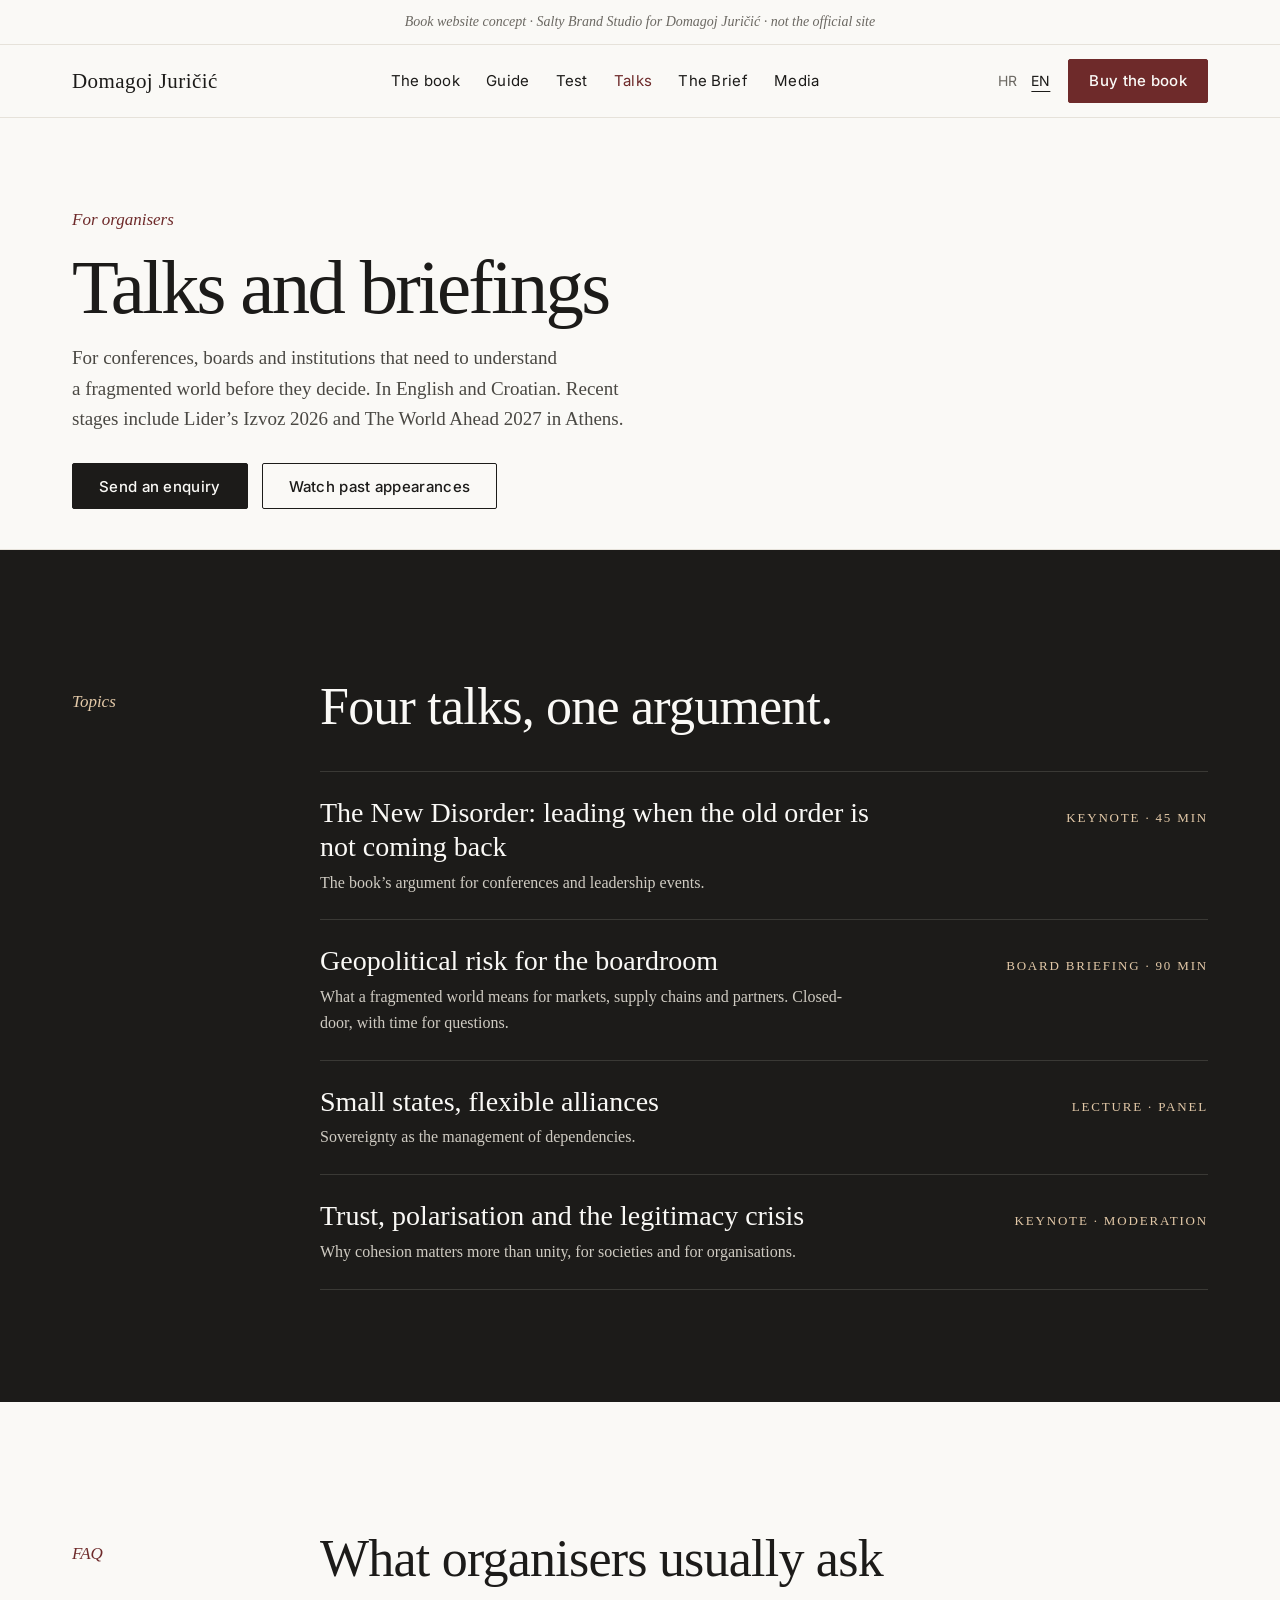
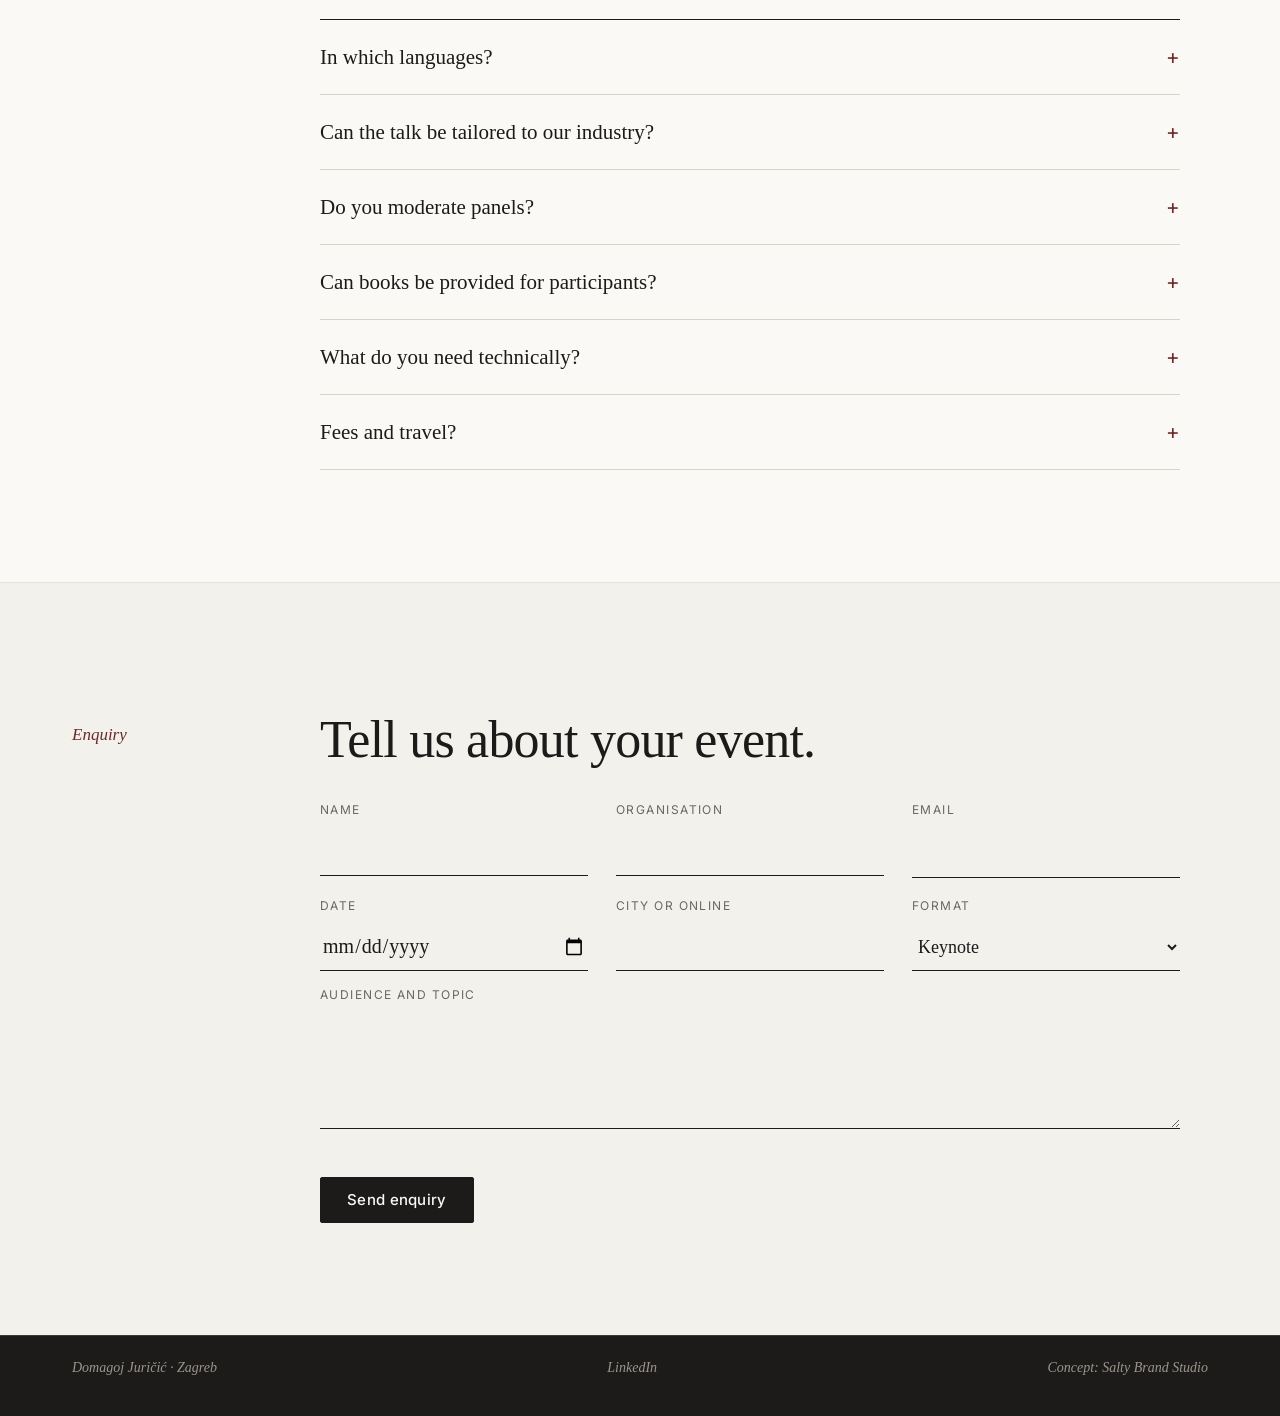
<file: organizatori.html>
<!DOCTYPE html>
<html lang="en" data-lang="en">
<head>
<meta charset="utf-8">
<meta name="viewport" content="width=device-width, initial-scale=1">
<title>Talks · The New Disorder · Domagoj Juričić</title>
<meta name="description" content="Keynotes, board briefings and moderated conversations by Domagoj Juričić. Topics, formats and booking.">
<link rel="preconnect" href="https://fonts.googleapis.com">
<link href="https://fonts.googleapis.com/css2?family=Inter:wght@400;500;600&family=Inconsolata:wght@500;600&display=swap" rel="stylesheet">
<link rel="stylesheet" href="style.css">
</head>
<body>
<div class="strip"><span lang="hr">Koncept stranice knjige · Salty Brand Studio za Domagoja Juričića · nije službena stranica</span><span lang="en">Book website concept · Salty Brand Studio for Domagoj Juričić · not the official site</span></div>

<header>
<div class="wrap">
<a href="index.html" class="brand">Domagoj Juričić</a>
<nav aria-label="Main">
<a href="index.html#book"><span lang="hr">Knjiga</span><span lang="en">The book</span></a>
<a href="index.html#guide"><span lang="hr">Vodič</span><span lang="en">Guide</span></a>
<a href="test.html"><span lang="hr">Test</span><span lang="en">Test</span></a>
<a href="organizatori.html" aria-current="page"><span lang="hr">Predavanja</span><span lang="en">Talks</span></a>
<a href="index.html#brief"><span lang="hr">Bilten</span><span lang="en">The Brief</span></a>
<a href="mediji.html"><span lang="hr">Mediji</span><span lang="en">Media</span></a>
</nav>
<div class="right">
<div class="lang" role="group" aria-label="Language / Jezik"><button type="button" data-l="hr" aria-pressed="false">HR</button><button type="button" data-l="en" aria-pressed="true">EN</button></div>
<a class="btn fill" href="index.html#buy" style="min-height:44px;padding:0 20px;font-size:15px"><span lang="hr">Kupi knjigu</span><span lang="en">Buy the book</span></a>
</div>
</div>
</header>

<section class="pagehead">
<div class="wrap">
<div class="k"><span lang="en">For organisers</span><span lang="hr">Za organizatore</span></div>
<h1><span lang="en">Talks and briefings</span><span lang="hr">Predavanja i&#160;brifinzi</span></h1>
<p class="body"><span lang="en">For conferences, boards and institutions that need to understand a&#160;fragmented world before they decide. In English and Croatian. Recent stages include Lider’s&#160;Izvoz 2026 and The World Ahead 2027 in Athens.</span><span lang="hr">Za konferencije, uprave i&#160;institucije koje moraju razumjeti fragmentirani svijet prije nego što odluče. Na engleskom i&#160;hrvatskom. Među nedavnim pozornicama su Liderov Izvoz 2026 i&#160;The World Ahead 2027 u&#160;Ateni.</span></p>
<div class="btns" style="margin-top:28px"><a class="btn fill" href="#ask"><span lang="en">Send an enquiry</span><span lang="hr">Pošalji upit</span></a><a class="btn" href="mediji.html"><span lang="en">Watch past appearances</span><span lang="hr">Pogledaj nastupe</span></a></div>
</div>
</section>

<section class="band dark">
<div class="wrap">
<div class="k"><span lang="en">Topics</span><span lang="hr">Teme</span></div>
<h2 class="h2"><span lang="en">Four talks, one argument.</span><span lang="hr">Četiri predavanja, jedna teza.</span></h2>
<div class="topics">
<div class="topic"><span class="lbl">Keynote · 45 min</span><h3><span lang="en">The New Disorder: leading when the old order is not coming back</span><span lang="hr">Novi nered: vodstvo kad se stari poredak ne vraća</span></h3><p><span lang="en">The book’s&#160;argument for conferences and leadership events.</span><span lang="hr">Teza knjige za konferencije i&#160;događaje za lidere.</span></p></div>
<div class="topic"><span class="lbl"><span lang="en">Board briefing · 90 min</span><span lang="hr">Brifing za upravu · 90 min</span></span><h3><span lang="en">Geopolitical risk for the boardroom</span><span lang="hr">Geopolitički rizik za upravu</span></h3><p><span lang="en">What a&#160;fragmented world means for markets, supply chains and partners. Closed-door, with time for questions.</span><span lang="hr">Što fragmentirani svijet znači za tržišta, opskrbne lance i&#160;partnere. Zatvoreno, s&#160;vremenom za pitanja.</span></p></div>
<div class="topic"><span class="lbl"><span lang="en">Lecture · Panel</span><span lang="hr">Predavanje · Panel</span></span><h3><span lang="en">Small states, flexible alliances</span><span lang="hr">Male države, fleksibilna savezništva</span></h3><p><span lang="en">Sovereignty as the management of dependencies.</span><span lang="hr">Suverenitet kao upravljanje ovisnostima.</span></p></div>
<div class="topic"><span class="lbl"><span lang="en">Keynote · Moderation</span><span lang="hr">Predavanje · Moderacija</span></span><h3><span lang="en">Trust, polarisation and the legitimacy crisis</span><span lang="hr">Povjerenje, polarizacija i&#160;kriza legitimiteta</span></h3><p><span lang="en">Why cohesion matters more than unity, for societies and for organisations.</span><span lang="hr">Zašto je kohezija važnija od jedinstva, za društva i&#160;za organizacije.</span></p></div>
</div>
</div>
</section>

<section class="band">
<div class="wrap">
<div class="k">FAQ</div>
<h2 class="h2"><span lang="en">What organisers usually ask</span><span lang="hr">Što organizatori obično pitaju</span></h2>
<div class="faq">
<details><summary><span lang="en">In which languages?</span><span lang="hr">Na kojem jeziku?</span></summary><p><span lang="en">English and Croatian. Q&amp;A&#160;can run in both.</span><span lang="hr">Engleski i&#160;hrvatski. Pitanja i&#160;odgovori mogu ići na oba jezika.</span></p></details>
<details><summary><span lang="en">Can the talk be tailored to our industry?</span><span lang="hr">Može li se predavanje prilagoditi našoj industriji?</span></summary><p><span lang="en">Yes. Every talk starts from the book, then turns to the risks and decisions your audience actually faces. A&#160;short call beforehand sets the focus.</span><span lang="hr">Da. Svako predavanje polazi od knjige, a&#160;zatim prelazi na rizike i&#160;odluke s&#160;kojima se vaša publika stvarno suočava. Kratak razgovor unaprijed određuje fokus.</span></p></details>
<details><summary><span lang="en">Do you moderate panels?</span><span lang="hr">Moderirate li panele?</span></summary><p><span lang="en">Yes, on geopolitics, Europe, regulation and trust in institutions.</span><span lang="hr">Da, na teme geopolitike, Europe, regulative i&#160;povjerenja u&#160;institucije.</span></p></details>
<details><summary><span lang="en">Can books be provided for participants?</span><span lang="hr">Mogu li sudionici dobiti knjigu?</span></summary><p><span lang="en">Yes, copies can be arranged for events, with signing on request.</span><span lang="hr">Da, primjerci se mogu osigurati za događaj, uz potpisivanje na upit.</span></p></details>
<details><summary><span lang="en">What do you need technically?</span><span lang="hr">Što je potrebno tehnički?</span></summary><p><span lang="en">A&#160;screen with HDMI, a&#160;clicker and a&#160;handheld or lapel microphone. Online formats work on any standard platform.</span><span lang="hr">Ekran s&#160;HDMI ulazom, daljinski za prezentaciju i&#160;ručni ili bubica mikrofon. Online formati rade na svim uobičajenim platformama.</span></p></details>
<details><summary><span lang="en">Fees and travel?</span><span lang="hr">Honorar i&#160;putni troškovi?</span></summary><p><span lang="en">On request, depending on format, audience and location.</span><span lang="hr">Na upit, ovisno o&#160;formatu, publici i&#160;lokaciji.</span></p></details>
</div>
</div>
</section>

<section class="band" id="ask" style="background:var(--paper2);border-top:1px solid var(--line)">
<div class="wrap">
<div class="k"><span lang="en">Enquiry</span><span lang="hr">Upit</span></div>
<h2 class="h2"><span lang="en">Tell us about your event.</span><span lang="hr">Recite nam nešto o&#160;svom događaju.</span></h2>
<form class="sub ask" id="ask-form" novalidate data-form>
<div class="row2">
<div><label for="a-name"><span lang="en">Name</span><span lang="hr">Ime i&#160;prezime</span></label><input id="a-name" type="text" autocomplete="name" required></div>
<div><label for="a-org"><span lang="en">Organisation</span><span lang="hr">Organizacija</span></label><input id="a-org" type="text" autocomplete="organization"></div>
<div><label for="a-mail"><span lang="en">Email</span><span lang="hr">E-mail</span></label><input id="a-mail" type="email" autocomplete="email" required></div>
<div><label for="a-date"><span lang="en">Date</span><span lang="hr">Datum</span></label><input id="a-date" type="date"></div>
<div><label for="a-city"><span lang="en">City or online</span><span lang="hr">Grad ili online</span></label><input id="a-city" type="text"></div>
<div><label for="a-fmt"><span lang="en">Format</span><span lang="hr">Format</span></label><select id="a-fmt"><option>Keynote</option><option>Board briefing / Brifing za upravu</option><option>Panel</option><option>Moderation / Moderacija</option><option>Other / Drugo</option></select></div>
</div>
<label for="a-msg"><span lang="en">Audience and topic</span><span lang="hr">Publika i&#160;tema</span></label>
<textarea id="a-msg" rows="4"></textarea>
<p class="err" role="alert"></p>
<button class="btn fill" type="submit" style="align-self:flex-start"><span lang="en">Send enquiry</span><span lang="hr">Pošalji upit</span></button>
</form>
<div class="ok" role="status"><b style="font-weight:400;font-size:22px"><span lang="en">Thank you.</span><span lang="hr">Hvala.</span></b><p style="margin:8px 0 0;color:var(--body)"><span lang="en">We will reply within two working days.</span><span lang="hr">Javit ćemo se u&#160;roku od dva radna dana.</span></p></div>
</div>
</section>

<footer class="dark"><div class="wrap"><span>Domagoj Juričić · Zagreb</span><span class="social"><a href="https://hr.linkedin.com/in/djuricic">LinkedIn</a></span><span lang="en">Concept: Salty Brand Studio</span><span lang="hr">Koncept: Salty Brand Studio</span></div></footer>
<div class="toast" id="toast" role="status" aria-live="polite"></div>
<script src="ideas.js"></script>
<script src="main.js"></script>

</body>
</html>
</file>
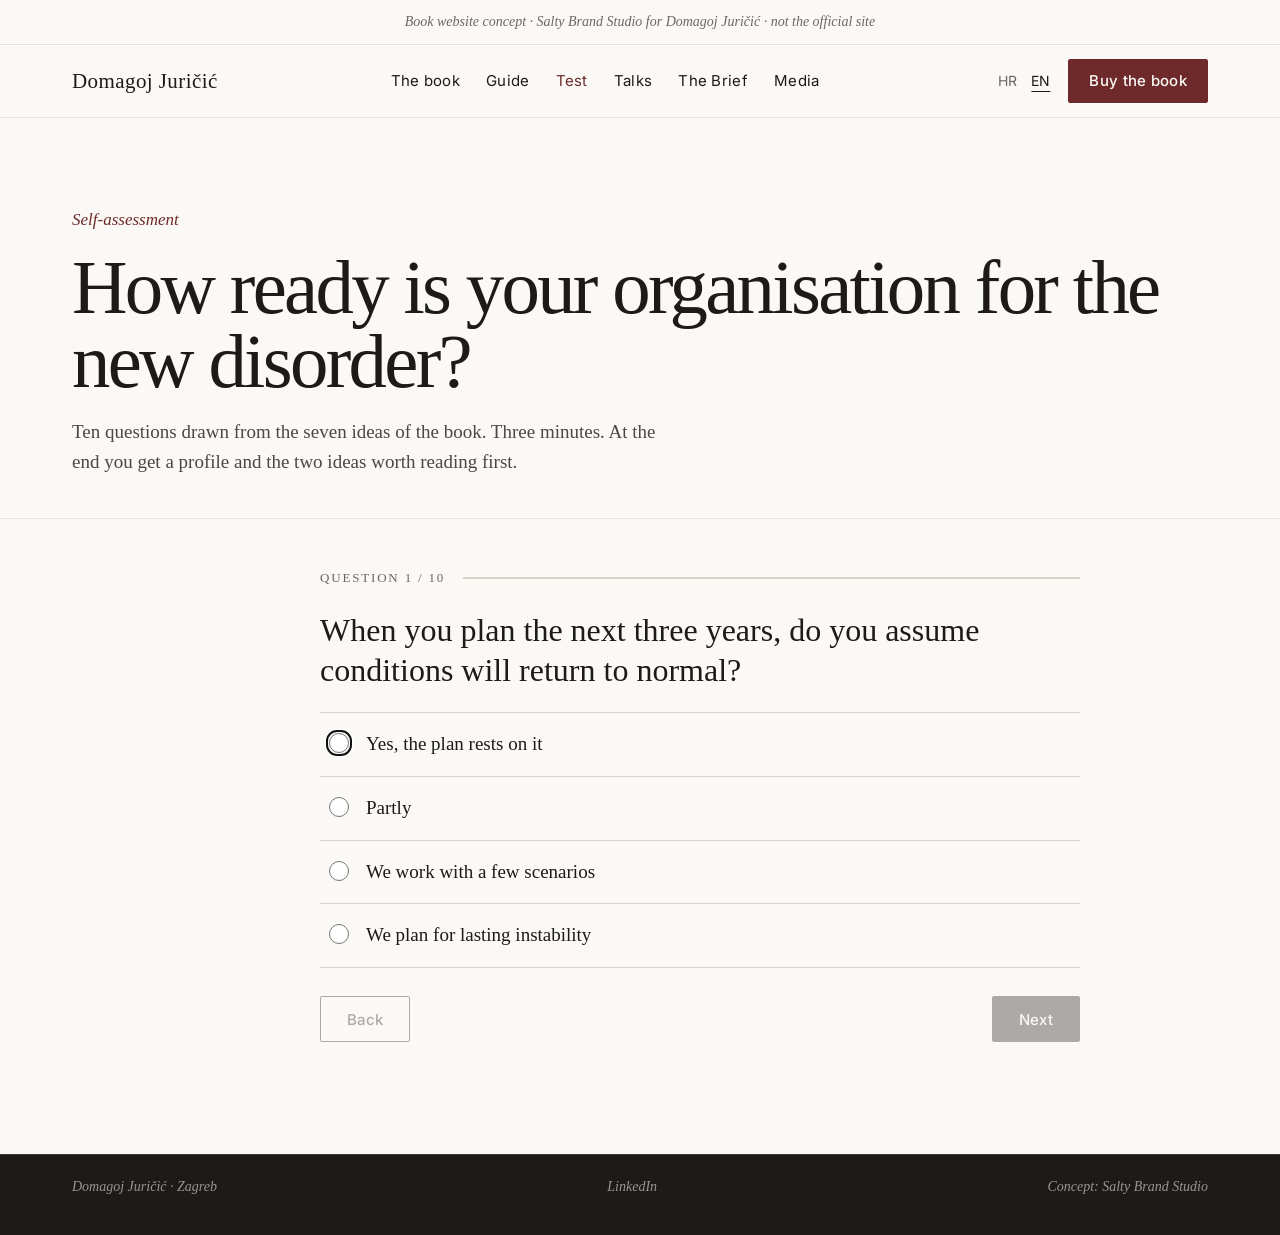
<file: test.html>
<!DOCTYPE html>
<html lang="en" data-lang="en">
<head>
<meta charset="utf-8">
<meta name="viewport" content="width=device-width, initial-scale=1">
<title>Test · The New Disorder</title>
<meta name="description" content="How ready is your organisation for the new disorder? A ten-question self-assessment based on the book by Domagoj Juričić.">
<link rel="preconnect" href="https://fonts.googleapis.com">
<link href="https://fonts.googleapis.com/css2?family=Inter:wght@400;500;600&family=Inconsolata:wght@500;600&display=swap" rel="stylesheet">
<link rel="stylesheet" href="style.css">
</head>
<body>
<div class="strip"><span lang="hr">Koncept stranice knjige · Salty Brand Studio za Domagoja Juričića · nije službena stranica</span><span lang="en">Book website concept · Salty Brand Studio for Domagoj Juričić · not the official site</span></div>

<header>
<div class="wrap">
<a href="index.html" class="brand">Domagoj Juričić</a>
<nav aria-label="Main">
<a href="index.html#book"><span lang="hr">Knjiga</span><span lang="en">The book</span></a>
<a href="index.html#guide"><span lang="hr">Vodič</span><span lang="en">Guide</span></a>
<a href="test.html" aria-current="page"><span lang="hr">Test</span><span lang="en">Test</span></a>
<a href="organizatori.html"><span lang="hr">Predavanja</span><span lang="en">Talks</span></a>
<a href="index.html#brief"><span lang="hr">Bilten</span><span lang="en">The Brief</span></a>
<a href="mediji.html"><span lang="hr">Mediji</span><span lang="en">Media</span></a>
</nav>
<div class="right">
<div class="lang" role="group" aria-label="Language / Jezik"><button type="button" data-l="hr" aria-pressed="false">HR</button><button type="button" data-l="en" aria-pressed="true">EN</button></div>
<a class="btn fill" href="index.html#buy" style="min-height:44px;padding:0 20px;font-size:15px"><span lang="hr">Kupi knjigu</span><span lang="en">Buy the book</span></a>
</div>
</div>
</header>

<section class="pagehead">
<div class="wrap">
<div class="k"><span lang="en">Self-assessment</span><span lang="hr">Samoprocjena</span></div>
<h1><span lang="en">How ready is your organisation for the new disorder?</span><span lang="hr">Koliko je vaša organizacija spremna na novi nered?</span></h1>
<p class="body"><span lang="en">Ten questions drawn from the seven ideas of the book. Three minutes. At the end you get a&#160;profile and the two ideas worth reading first.</span><span lang="hr">Deset pitanja izvedenih iz sedam ideja knjige. Tri minute. Na kraju dobivate profil i&#160;dvije ideje koje vrijedi pročitati prve.</span></p>
</div>
</section>
<section class="band" style="padding-top:48px"><div class="wrap"><div id="quiz" class="quiz" aria-live="polite"></div></div></section>

<footer class="dark"><div class="wrap"><span>Domagoj Juričić · Zagreb</span><span class="social"><a href="https://hr.linkedin.com/in/djuricic">LinkedIn</a></span><span lang="en">Concept: Salty Brand Studio</span><span lang="hr">Koncept: Salty Brand Studio</span></div></footer>
<div class="toast" id="toast" role="status" aria-live="polite"></div>
<script src="ideas.js"></script>
<script src="main.js"></script>
<script src="test.js"></script>
</body>
</html>
</file>
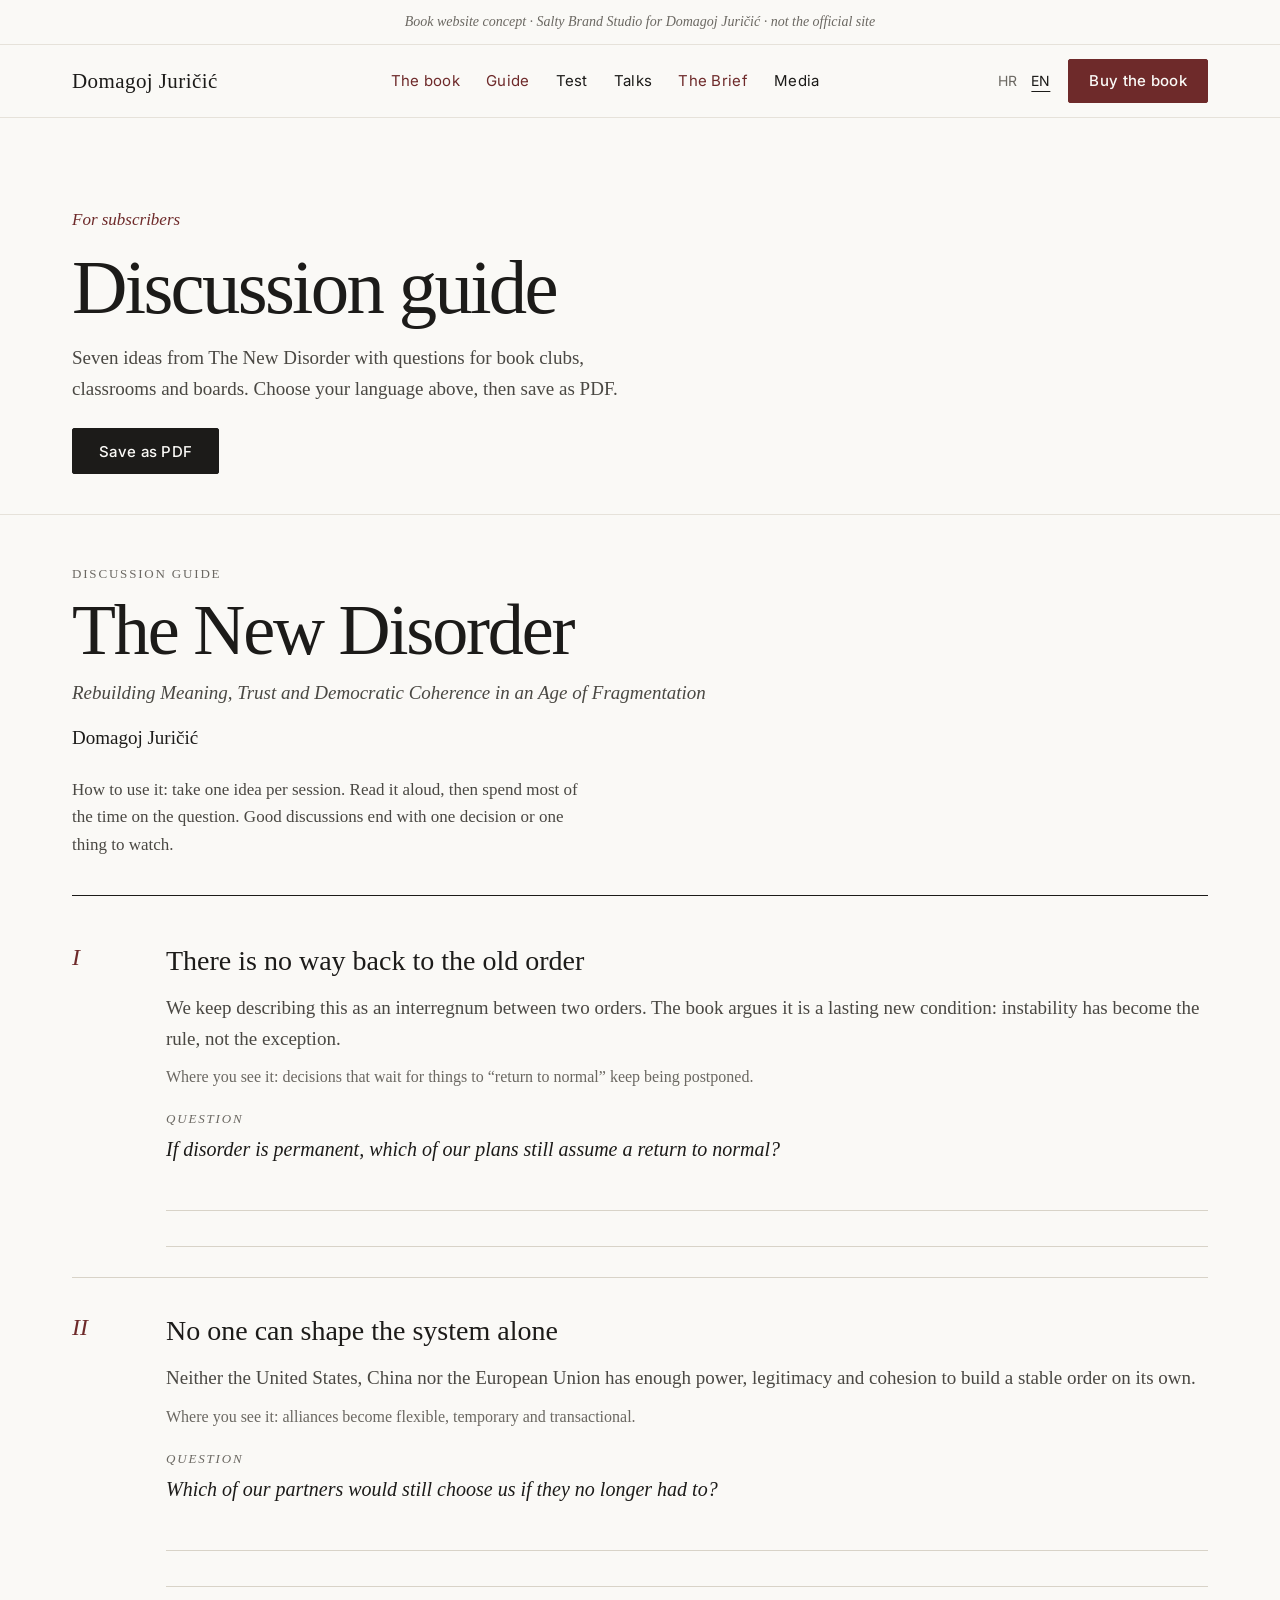
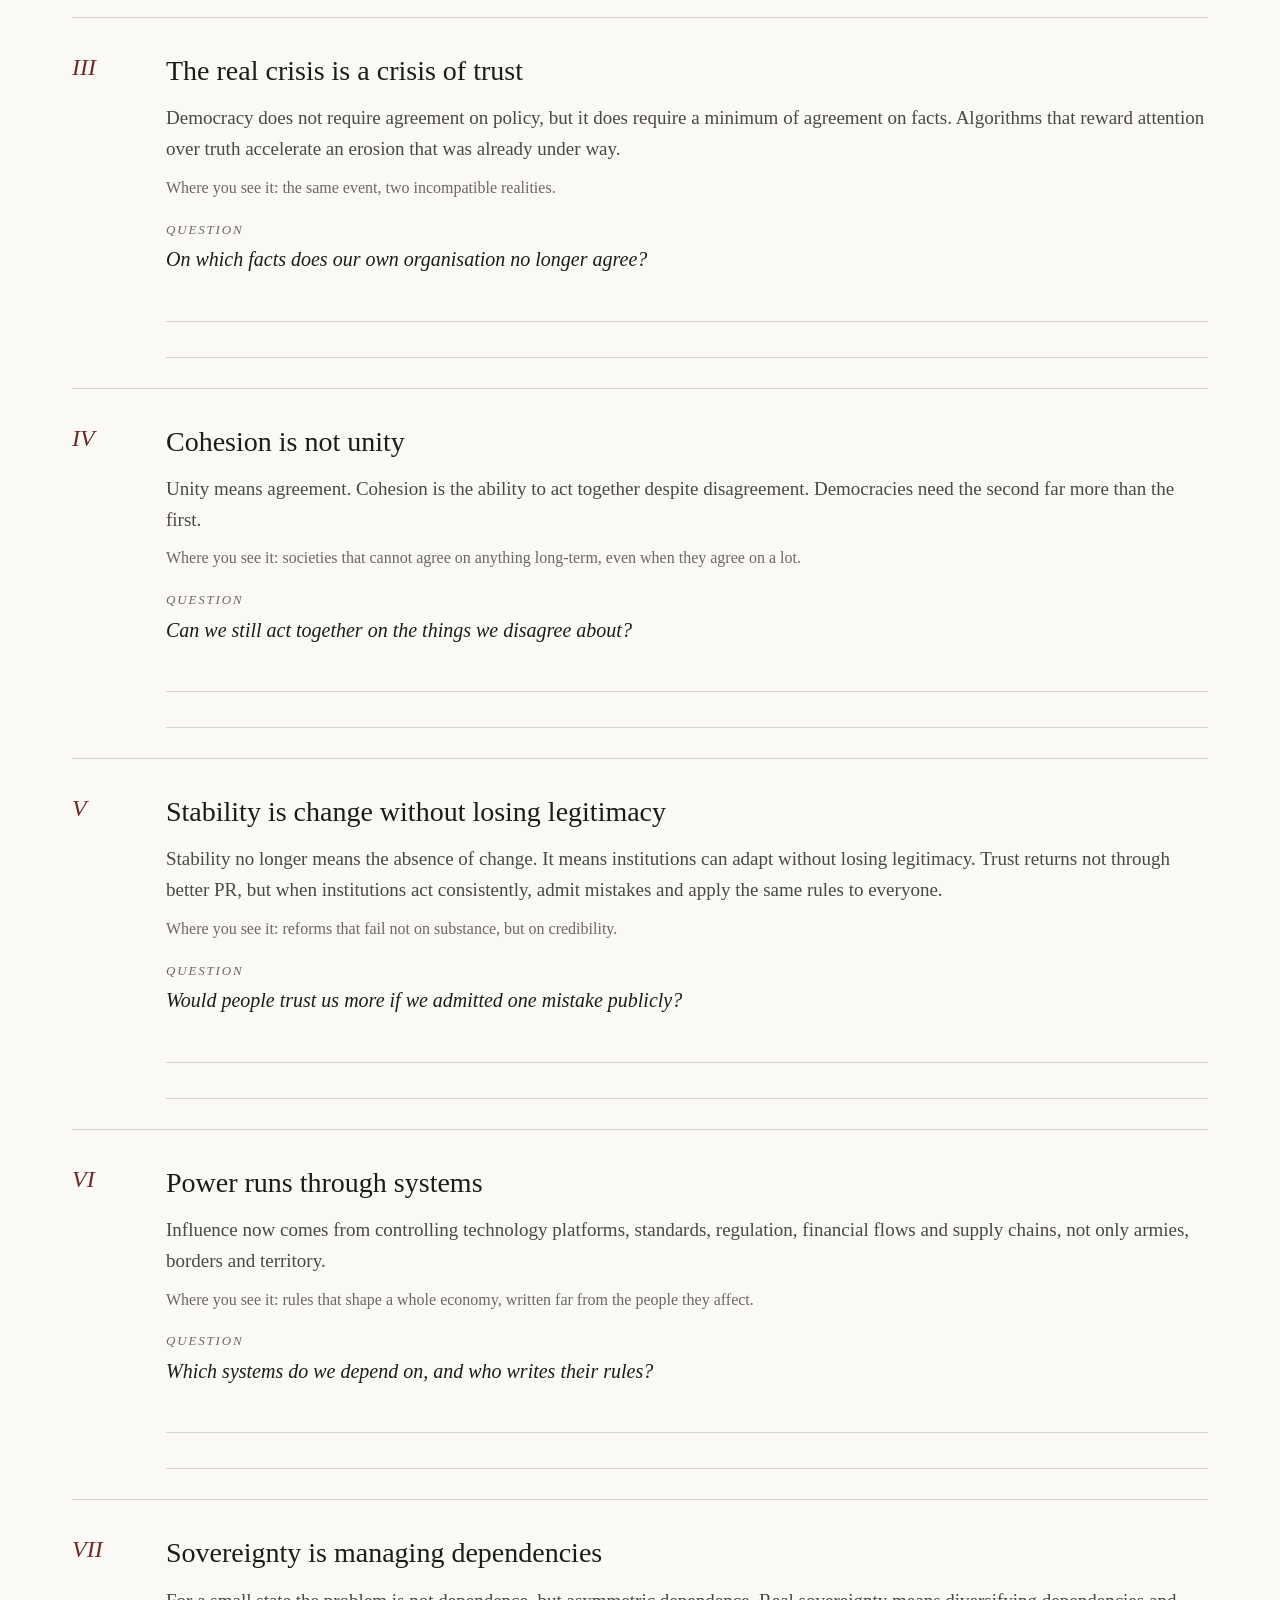
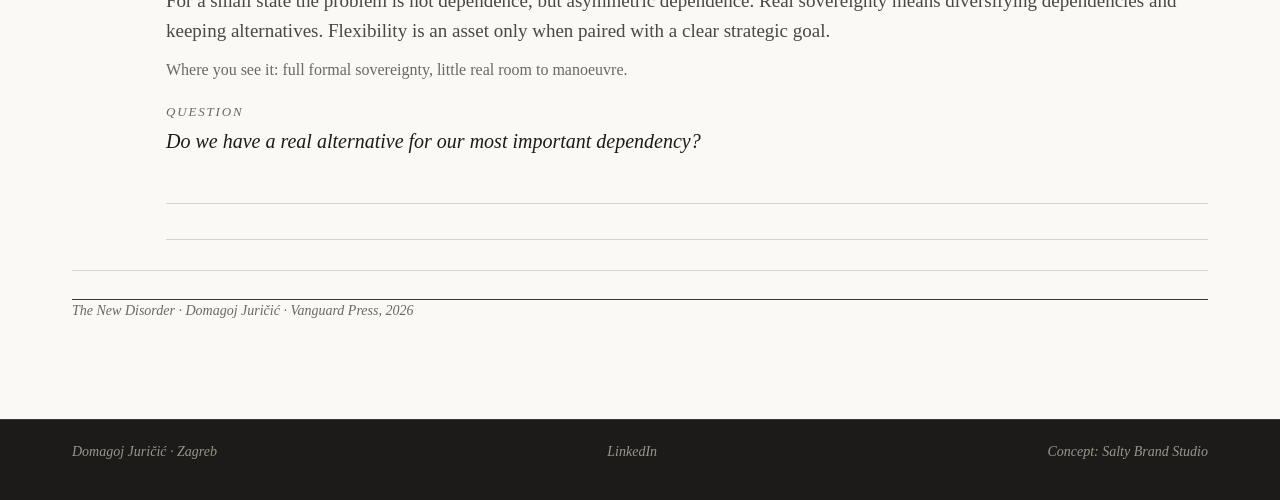
<file: vodic.html>
<!DOCTYPE html>
<html lang="en" data-lang="en">
<head>
<meta charset="utf-8">
<meta name="viewport" content="width=device-width, initial-scale=1">
<title>Discussion guide · The New Disorder</title>
<meta name="description" content="A printable discussion guide to The New Disorder by Domagoj Juričić: seven ideas and questions for book clubs and boards.">
<link rel="preconnect" href="https://fonts.googleapis.com">
<link href="https://fonts.googleapis.com/css2?family=Inter:wght@400;500;600&family=Inconsolata:wght@500;600&display=swap" rel="stylesheet">
<link rel="stylesheet" href="style.css">
</head>
<body>
<div class="strip"><span lang="hr">Koncept stranice knjige · Salty Brand Studio za Domagoja Juričića · nije službena stranica</span><span lang="en">Book website concept · Salty Brand Studio for Domagoj Juričić · not the official site</span></div>

<header>
<div class="wrap">
<a href="index.html" class="brand">Domagoj Juričić</a>
<nav aria-label="Main">
<a href="index.html#book" aria-current="page"><span lang="hr">Knjiga</span><span lang="en">The book</span></a>
<a href="index.html#guide" aria-current="page"><span lang="hr">Vodič</span><span lang="en">Guide</span></a>
<a href="test.html"><span lang="hr">Test</span><span lang="en">Test</span></a>
<a href="organizatori.html"><span lang="hr">Predavanja</span><span lang="en">Talks</span></a>
<a href="index.html#brief" aria-current="page"><span lang="hr">Bilten</span><span lang="en">The Brief</span></a>
<a href="mediji.html"><span lang="hr">Mediji</span><span lang="en">Media</span></a>
</nav>
<div class="right">
<div class="lang" role="group" aria-label="Language / Jezik"><button type="button" data-l="hr" aria-pressed="false">HR</button><button type="button" data-l="en" aria-pressed="true">EN</button></div>
<a class="btn fill" href="index.html#buy" style="min-height:44px;padding:0 20px;font-size:15px"><span lang="hr">Kupi knjigu</span><span lang="en">Buy the book</span></a>
</div>
</div>
</header>

<section class="pagehead noprint">
<div class="wrap">
<div class="k"><span lang="en">For subscribers</span><span lang="hr">Za pretplatnike</span></div>
<h1><span lang="en">Discussion guide</span><span lang="hr">Vodič za raspravu</span></h1>
<p class="body"><span lang="en">Seven ideas from The New Disorder with questions for book clubs, classrooms and boards. Choose your language above, then save as PDF.</span><span lang="hr">Sedam ideja iz knjige The New Disorder s&#160;pitanjima za klubove čitanja, nastavu i&#160;uprave. Odaberite jezik gore, pa spremite kao PDF.</span></p>
<div class="btns" style="margin-top:24px"><button class="btn fill" type="button" id="print"><span lang="en">Save as PDF</span><span lang="hr">Spremi kao PDF</span></button></div>
</div>
</section>
<section class="guide-doc"><div class="wrap" id="gdoc"></div></section>

<footer class="dark"><div class="wrap"><span>Domagoj Juričić · Zagreb</span><span class="social"><a href="https://hr.linkedin.com/in/djuricic">LinkedIn</a></span><span lang="en">Concept: Salty Brand Studio</span><span lang="hr">Koncept: Salty Brand Studio</span></div></footer>
<div class="toast" id="toast" role="status" aria-live="polite"></div>
<script src="ideas.js"></script>
<script src="main.js"></script>
<script src="vodic.js"></script>
</body>
</html>
</file>
<file: style.css>
/* VOICE: formal and calm, the same editorial voice as the author-platform concept.
   IDEA: the concept's paper pages, wrapped around the book's own jacket.
   PICTURE: the real cover in the hero; the guide turns like pages.
   COLOUR and TYPE: paper #FAF9F6, ink #1C1B19, oxblood from the cover as the one accent; Georgia display, Inter text, Inconsolata labels.
   LAYOUT: concept strip, header, hero, credentials, numbered sections, dark talks band, dark footer. */
:root{color-scheme:light;--paper:#FAF9F6;--paper2:#F3F1EC;--ink:#1C1B19;--body:#4A4843;--soft:#6B6862;--line:#E6E2DA;--line2:#D8D3C8;--acc:#6E2A2A;--dark:#1C1B19;--dline:#3A3935;--dsoft:#CFCBC2;--gold:#E3C9A8}
*{box-sizing:border-box;min-width:0}
html{scroll-behavior:smooth;scroll-padding-top:80px}
body{margin:0;background:var(--paper);color:var(--ink);font:17px/1.6 Inter,system-ui,sans-serif;overflow-x:clip}
[data-lang=en] [lang=hr],[data-lang=hr] [lang=en]{display:none!important}
a{color:inherit}
.wrap{max-width:1200px;margin:0 auto;padding:0 32px}
.k{font-family:Inconsolata,monospace;font-size:13px;letter-spacing:.14em;text-transform:uppercase;color:var(--acc)}
.lbl{font-family:Inconsolata,monospace;font-size:12px;letter-spacing:.12em;text-transform:uppercase;color:var(--soft)}
h1,h2,h3{font-family:Georgia,'Times New Roman',serif;font-weight:400}
.strip{background:var(--dark);color:var(--paper);text-align:center;padding:12px 24px;font:13px/1.4 Inconsolata,monospace;letter-spacing:.08em;text-transform:uppercase}
header{position:sticky;top:0;z-index:5;background:rgba(250,249,246,.96);backdrop-filter:blur(6px);border-bottom:1px solid var(--line)}
header .wrap{display:flex;flex-wrap:wrap;gap:14px 24px;align-items:center;justify-content:space-between;min-height:72px}
.brand{font-family:Georgia,serif;font-size:22px;text-decoration:none}
header nav{display:flex;flex-wrap:wrap;gap:6px 26px;align-items:center;font-size:15px}
header nav a{text-decoration:none}header nav a:hover{color:var(--acc)}
.right{display:flex;gap:12px;align-items:center}
.lang{display:flex;border:1px solid var(--line2);border-radius:999px;overflow:hidden}
.lang button{all:unset;cursor:pointer;padding:9px 14px;font:600 13px Inter,sans-serif;color:var(--soft)}
.lang button[aria-pressed=true]{background:var(--ink);color:var(--paper)}
.btn{display:inline-flex;align-items:center;min-height:48px;padding:0 26px;border-radius:999px;text-decoration:none;font:500 16px Inter,sans-serif;border:1px solid var(--ink);cursor:pointer;background:none;color:var(--ink)}
.btn.fill{background:var(--acc);border-color:var(--acc);color:var(--paper)}
.btn.light{border-color:var(--paper);color:var(--paper)}
.btn.lfill{background:var(--paper);border-color:var(--paper);color:var(--ink)}
.btns{display:flex;flex-wrap:wrap;gap:14px}
.lang button:focus-visible,.btn:focus-visible,.nav-b:focus-visible,.dots button:focus-visible,.q-t:focus-visible,.pill:focus-visible{outline:2px solid var(--acc);outline-offset:3px}
.hero .wrap{display:flex;flex-wrap:wrap;gap:64px;align-items:center;padding-top:clamp(56px,8vw,96px);padding-bottom:clamp(56px,8vw,88px)}
.hero .txt{flex:999 1 540px}
.hero h1{font-size:clamp(52px,7vw,96px);line-height:1.02;letter-spacing:-.02em;margin:22px 0 24px}
.hero .sub{font-family:Georgia,serif;font-size:clamp(21px,2.2vw,26px);line-height:1.35;margin:0 0 28px;max-width:30ch}
.hero .pitch{margin:0 0 36px;max-width:56ch;color:var(--body)}
.cover-w{flex:1 1 300px;display:flex;justify-content:center}
.cover{width:min(100%,340px);aspect-ratio:760/996;border-radius:3px;box-shadow:0 40px 70px -30px rgba(28,27,25,.55)}
@media (prefers-reduced-motion:no-preference){.cover{animation:rise .8s ease-out both}@keyframes rise{from{opacity:0;transform:translateY(20px)}}}
.cred{background:var(--paper2);border-top:1px solid var(--line);border-bottom:1px solid var(--line)}
.cred .wrap{display:grid;grid-template-columns:repeat(auto-fit,minmax(220px,1fr));gap:28px;padding-top:36px;padding-bottom:36px}
.cred p{margin:6px 0 0;font-size:15px;line-height:1.45}
.band{padding:clamp(72px,9vw,112px) 0}
.h2{font-size:clamp(34px,4vw,46px);line-height:1.1;margin:16px 0 0;max-width:22ch;text-wrap:balance}
.lead{font-family:Georgia,serif;font-size:clamp(24px,2.6vw,32px);line-height:1.3;max-width:34ch;margin:28px 0 20px;text-wrap:balance}
.body{color:var(--body);max-width:62ch;margin:0}
#guide{background:var(--paper2);border-top:1px solid var(--line);border-bottom:1px solid var(--line)}
.g-head{display:flex;flex-wrap:wrap;gap:16px 48px;justify-content:space-between;align-items:end;margin-bottom:40px}
.g-head p{color:var(--body);max-width:44ch;margin:0}
.track{display:flex;gap:24px;overflow-x:auto;scroll-snap-type:x mandatory;padding:4px 2px 20px;scrollbar-width:thin}
.card{flex:0 0 min(86%,620px);scroll-snap-align:start;background:#fff;border:1px solid var(--line);border-radius:10px;padding:clamp(28px,3.4vw,40px);box-shadow:0 1px 2px rgba(28,27,25,.04);display:flex;flex-direction:column;gap:14px}
.card .num{font-family:Inconsolata,monospace;font-size:14px;letter-spacing:.12em;color:var(--soft)}
.card h3{font-size:clamp(24px,2.6vw,30px);line-height:1.15;margin:0}
.card p{margin:0;color:var(--body);font-size:16px}
.card .where{font-size:15px;color:var(--soft);border-top:1px solid var(--line);padding-top:14px}
.q-t{all:unset;cursor:pointer;align-self:flex-start;font:500 15px Inter,sans-serif;color:var(--acc);border:1px solid var(--line2);border-radius:999px;padding:9px 18px}
.q-a{display:none;background:var(--paper);border-radius:10px;padding:16px 18px;font-family:Georgia,serif;font-size:19px;line-height:1.4}
.card.open .q-a{display:block}
.g-ctl{display:flex;flex-wrap:wrap;gap:16px;align-items:center;justify-content:space-between;margin-top:8px}
.nav-b{all:unset;cursor:pointer;width:48px;height:48px;border-radius:50%;border:1px solid var(--ink);display:grid;place-items:center;font-size:20px}
.nav-b[disabled]{opacity:.3;cursor:default}
.dots{display:flex;gap:8px;align-items:center}
.dots button{all:unset;cursor:pointer;width:10px;height:10px;border-radius:50%;background:var(--line2)}
.dots button[aria-current=true]{background:var(--acc);width:28px;border-radius:6px}
.count{font-family:Inconsolata,monospace;color:var(--soft)}
.two{display:flex;flex-wrap:wrap;gap:56px;margin-top:40px}
.two>*{flex:1 1 380px}
.roles{list-style:none;margin:0;padding:0}
.roles li{border-top:1px solid var(--line2);padding:16px 0;display:grid;grid-template-columns:minmax(0,7em) minmax(0,1fr);gap:16px}
.roles li>span:first-child{padding-top:3px}
.buy{display:flex;flex-wrap:wrap;gap:12px;align-items:center;margin-top:40px}
.pill{border:1px solid var(--line2);border-radius:999px;padding:11px 20px;font-size:15px;text-decoration:none;background:#fff}
.pill:hover{border-color:var(--acc);color:var(--acc)}
.dark{background:var(--dark);color:var(--paper)}
.dark .k{color:var(--gold)}
.dark .body{color:var(--dsoft)}
.mlist a{display:flex;flex-wrap:wrap;justify-content:space-between;gap:8px 16px;align-items:baseline;border-top:1px solid var(--dline);padding:22px 0;text-decoration:none}
.mlist a:last-child{border-bottom:1px solid var(--dline)}
.mlist a span:first-child{font-family:Georgia,serif;font-size:22px}
.mlist a:hover span:first-child{color:var(--gold)}
.mlist .lbl{color:#B8B3A9}
footer{border-top:1px solid var(--dline)}
footer .wrap{display:flex;flex-wrap:wrap;gap:12px;justify-content:space-between;padding-top:24px;padding-bottom:40px;font:12px/1.5 Inconsolata,monospace;letter-spacing:.12em;text-transform:uppercase;color:#9A968D}
.toast{position:fixed;left:50%;bottom:24px;transform:translateX(-50%);background:var(--ink);color:var(--paper);padding:10px 18px;border-radius:999px;font-size:14px;opacity:0;pointer-events:none;transition:opacity .2s}
.toast.on{opacity:1}
@media(max-width:860px){header nav{display:none}}
@media(max-width:600px){.wrap{padding:0 18px}.card{flex-basis:92%}.roles li{grid-template-columns:minmax(0,1fr);gap:4px}.hero .wrap{gap:40px}}

/* ---- shared additions ---- */
.hero{position:relative;overflow:hidden}
.crack{position:absolute;inset:0;width:100%;height:100%;pointer-events:none;color:var(--acc);opacity:.18}
.crack path{fill:none;stroke:currentColor;stroke-width:1.2;stroke-dasharray:1600;stroke-dashoffset:0}
@media (prefers-reduced-motion:no-preference){.crack path{animation:draw 2.4s .3s ease-out both}@keyframes draw{from{stroke-dashoffset:1600}}}
.hero .wrap{position:relative}
.quote{border-left:0;margin:0 0 32px;padding:0;max-width:40ch}
.quote p{font-family:Georgia,serif;font-style:italic;font-size:clamp(20px,2vw,24px);line-height:1.4;margin:0 0 8px;color:var(--ink)}
.quote cite{font-style:normal}
.facts{display:grid;grid-template-columns:repeat(auto-fit,minmax(200px,1fr));gap:24px;margin-top:48px}
.fact{border-top:1px solid var(--line2);padding-top:16px}
.fact b{display:block;font-family:Georgia,serif;font-weight:400;font-size:28px;line-height:1.15;margin:6px 0 6px}
.fact span{font-size:15px;color:var(--body)}
.nl{display:flex;flex-wrap:wrap;gap:40px;background:#fff;border:1px solid var(--line);border-radius:14px;padding:clamp(28px,4vw,56px);box-shadow:0 1px 2px rgba(28,27,25,.04)}
.nl>div{flex:1 1 360px}
.nl ul{list-style:none;margin:24px 0 0;padding:0}
.nl li{border-top:1px solid var(--line);padding:12px 0;font-size:16px;color:var(--body)}
form.sub{display:flex;flex-direction:column;gap:14px}
form.sub label{font-family:Inconsolata,monospace;font-size:12px;letter-spacing:.12em;text-transform:uppercase;color:var(--soft)}
form.sub input[type=email]{font:inherit;font-size:16px;min-height:50px;padding:0 18px;border:1px solid var(--line2);border-radius:10px;background:var(--paper);color:var(--ink)}
form.sub input[type=email]:focus{outline:2px solid var(--acc);outline-offset:1px}
.seg{display:flex;gap:8px;flex-wrap:wrap}
.seg label{display:inline-flex;align-items:center;gap:8px;border:1px solid var(--line2);border-radius:999px;padding:10px 16px;cursor:pointer;font:500 15px Inter,sans-serif;text-transform:none;letter-spacing:0;color:var(--ink)}
.seg input{accent-color:var(--acc)}
.consent{display:flex;gap:10px;align-items:flex-start;font:14px/1.5 Inter,sans-serif!important;text-transform:none!important;letter-spacing:0!important;color:var(--body)!important}
.consent input{margin-top:3px;accent-color:var(--acc);width:18px;height:18px}
.err{color:#9B2C2C;font-size:14px;min-height:20px;margin:0}
.ok{display:none;background:var(--paper2);border-radius:10px;padding:20px}
.ok.on{display:block}
.sample{background:var(--paper);border:1px solid var(--line);border-radius:10px;padding:22px;margin-top:22px}
.sample h4{font-family:Georgia,serif;font-weight:400;font-size:20px;margin:6px 0 8px}
.sample p{margin:0;font-size:15px;color:var(--body)}
.topics{display:grid;grid-template-columns:repeat(auto-fit,minmax(260px,1fr));gap:20px;margin-top:40px}
.topic{background:#2A2926;border:1px solid var(--dline);border-radius:10px;padding:28px;display:flex;flex-direction:column;gap:10px}
.topic h3{font-size:24px;line-height:1.2;margin:0;color:var(--paper)}
.topic p{margin:0;font-size:15px;color:var(--dsoft)}
.topic .lbl{color:var(--gold)}
.chips{display:flex;flex-wrap:wrap;gap:10px;margin:32px 0 8px}
.chip{all:unset;cursor:pointer;border:1px solid var(--line2);border-radius:999px;padding:10px 18px;font:500 15px Inter,sans-serif;background:#fff}
.chip[aria-pressed=true]{background:var(--ink);color:var(--paper);border-color:var(--ink)}
.chip:focus-visible{outline:2px solid var(--acc);outline-offset:3px}
.tl{list-style:none;margin:24px 0 0;padding:0}
.tl li{display:grid;grid-template-columns:minmax(0,10em) minmax(0,1fr) auto;gap:8px 28px;align-items:baseline;border-top:1px solid var(--line2);padding:22px 0}
.tl li:last-child{border-bottom:1px solid var(--line2)}
.tl .date{font-family:Inconsolata,monospace;font-size:14px;letter-spacing:.06em;color:var(--soft);white-space:nowrap}
.tl .out{font-family:Inconsolata,monospace;font-size:12px;letter-spacing:.12em;text-transform:uppercase;color:var(--acc)}
.tl h3{font-size:22px;line-height:1.25;margin:4px 0 0}
.tl a.go{font-size:15px;white-space:nowrap;text-decoration:none;border-bottom:1px solid var(--line2)}
.tl a.go:hover{border-color:var(--acc);color:var(--acc)}
.kit{display:grid;grid-template-columns:repeat(auto-fit,minmax(300px,1fr));gap:20px;margin-top:40px}
.kit .card{flex:none}
.kit pre{white-space:pre-wrap;font:15px/1.55 Inter,sans-serif;color:var(--body);margin:0;background:var(--paper);border-radius:8px;padding:14px}
.small-btn{all:unset;cursor:pointer;align-self:flex-start;font:500 14px Inter,sans-serif;border:1px solid var(--line2);border-radius:999px;padding:8px 16px}
.small-btn:focus-visible{outline:2px solid var(--acc);outline-offset:3px}
.pagehead{border-bottom:1px solid var(--line);padding:clamp(56px,7vw,88px) 0 40px}
.pagehead h1{font-size:clamp(44px,6vw,80px);line-height:1.03;margin:18px 0 18px;letter-spacing:-.02em}
nav a[aria-current=page]{color:var(--acc)}
@media(max-width:700px){.tl li{grid-template-columns:minmax(0,1fr)}}

/* ===== editorial pass: book-like, less template ===== */
body{font-family:Georgia,'Times New Roman',serif;font-size:19px;line-height:1.62;font-feature-settings:"onum"}
.k{font-family:Georgia,serif;font-style:italic;font-size:17px;letter-spacing:0;text-transform:none;color:var(--acc)}
.dark .k{color:var(--gold)}
.lbl{font-family:Georgia,serif;font-size:13px;letter-spacing:.14em;text-transform:uppercase;font-variant:normal;color:var(--soft)}
.strip{font:italic 14px/1.4 Georgia,serif;letter-spacing:0;text-transform:none;background:var(--paper);color:var(--soft);border-bottom:1px solid var(--line)}
header{background:var(--paper)}
header nav{font:15px Inter,sans-serif;letter-spacing:.02em}
.brand{font-size:21px;letter-spacing:.02em}
.lang{border:0;border-radius:0;gap:2px}
.lang button{padding:8px 6px;font:14px Inter,sans-serif;color:var(--soft);background:none!important}
.lang button[aria-pressed=true]{color:var(--ink);text-decoration:underline;text-underline-offset:5px}
.btn{border-radius:2px;font-family:Inter,sans-serif;font-size:15px;letter-spacing:.02em;min-height:46px}
.btn.fill{background:var(--ink);border-color:var(--ink)}
header .btn.fill{background:var(--acc);border-color:var(--acc)}
.hero .wrap{padding-top:clamp(64px,9vw,120px);padding-bottom:clamp(64px,9vw,120px);align-items:flex-end}
.hero h1{font-size:clamp(56px,8.4vw,124px);line-height:.94;letter-spacing:-.035em;margin:20px 0 28px}
.hero .sub{font-style:italic;color:var(--body)}
.cover{width:min(100%,380px);border-radius:0;box-shadow:24px 28px 0 -4px var(--paper2),0 30px 60px -30px rgba(28,27,25,.5)}
.quote p{font-size:clamp(22px,2.2vw,27px)}
.cred{background:none;border-top:0}
.cred .wrap{display:block;padding-top:22px;padding-bottom:22px;font-style:italic;color:var(--body);font-size:17px}
.cred .wrap>div{display:inline}
.cred .wrap>div+div::before{content:"  ·  ";color:var(--line2)}
.cred .lbl{display:none}
.cred p{display:inline;margin:0;font-size:inherit}
.h2{font-size:clamp(34px,4.2vw,52px);letter-spacing:-.015em}
.lead{font-style:italic}
#book .body::first-letter{float:left;font-size:4.1em;line-height:.82;padding:6px 10px 0 0;color:var(--acc)}
.facts{display:block;margin-top:40px;border-top:1px solid var(--ink);padding-top:18px}
.fact{border:0;padding:0;margin:0 0 10px;display:flex;flex-wrap:wrap;gap:4px 16px;align-items:baseline}
.fact .lbl{min-width:7em}
.fact b{display:inline;font-size:19px;margin:0}
.fact>span{font-size:17px}
.buy{border-top:1px solid var(--line2);padding-top:18px;gap:6px 0}
.pill{border:0;border-radius:0;background:none;padding:4px 0;font-size:18px;text-decoration:underline;text-decoration-color:var(--line2);text-underline-offset:5px}
.pill+.pill::before{content:"·";display:inline-block;margin:0 14px;color:var(--line2);text-decoration:none}
.pill:hover{text-decoration-color:var(--acc)}
#guide{background:var(--paper)}
.card{border-radius:0;box-shadow:none;border:1px solid var(--line2);background:#FFFEFB;position:relative;padding-bottom:56px}
.card .num{position:absolute;bottom:18px;right:24px;font-family:Georgia,serif;font-style:italic;letter-spacing:0;font-size:15px}
.card h3{font-size:clamp(26px,2.8vw,34px);letter-spacing:-.01em}
.card p{font-size:18px}
.q-t{border:0;border-radius:0;padding:0 0 2px;border-bottom:1px solid currentColor;font:italic 17px Georgia,serif}
.q-a{border-radius:0;background:none;border-left:2px solid var(--acc);padding:4px 0 4px 18px;font-style:italic}
.nav-b{border-radius:0;width:44px;height:44px}
.dots button{border-radius:0;width:18px;height:2px;background:var(--line2)}
.dots button[aria-current=true]{width:36px;height:2px;border-radius:0}
.topics{display:block;margin-top:36px;border-top:1px solid var(--dline)}
.topic{background:none;border:0;border-bottom:1px solid var(--dline);border-radius:0;padding:24px 0;display:grid;grid-template-columns:minmax(0,1fr) minmax(0,16em);gap:6px 32px;align-items:baseline}
.topic .lbl{grid-column:2;grid-row:1;text-align:right}
.topic h3{grid-column:1;grid-row:1;font-size:clamp(22px,2.4vw,28px)}
.topic p{grid-column:1;font-size:16px}
#brief{background:var(--paper2);border-top:1px solid var(--line)}
.nl{background:none;border:0;border-radius:0;box-shadow:none;padding:0}
.nl ul{counter-reset:n}
.nl li{border-top:1px solid var(--line2);font-size:18px}
.sample{border-radius:0;background:#FFFEFB;border:1px solid var(--line2)}
form.sub label,.seg label{font-family:Inter,sans-serif}
form.sub input[type=email]{border:0;border-bottom:1px solid var(--ink);border-radius:0;background:transparent;padding:0 2px;font-family:Georgia,serif;font-size:20px}
.seg label{border-radius:2px}
.roles li{border-top-color:var(--line)}
.roles li>span:last-child{font-size:18px}
.tl .date{font-family:Georgia,serif;font-style:italic;font-size:16px;letter-spacing:0}
.tl .out{font-family:Inter,sans-serif;font-size:12px}
.tl a.go{font-family:Inter,sans-serif}
.chips{gap:0 26px;border-bottom:1px solid var(--line2)}
.chip{border:0;border-radius:0;background:none;padding:12px 0;border-bottom:2px solid transparent;margin-bottom:-1px;font-family:Inter,sans-serif;color:var(--soft)}
.chip[aria-pressed=true]{background:none;color:var(--ink);border-bottom-color:var(--acc)}
.kit .card{padding-bottom:28px}
.kit pre{border-radius:0;background:none;padding:0;font-family:Georgia,serif;font-size:17px}
.small-btn{border-radius:2px;font-family:Inter,sans-serif}
.mlist a span:first-child{font-size:24px}
footer .wrap{font:italic 14px Georgia,serif;letter-spacing:0;text-transform:none}
.pagehead h1{letter-spacing:-.035em;line-height:.96}
@media(min-width:1100px){
  .band>.wrap{position:relative;padding-left:280px}
  .band>.wrap .k:first-child,.band>.wrap>div:first-child>.k:first-child,.g-head .k,.nl .k{position:absolute;left:32px;top:10px;width:200px}
  #contact .wrap,#mcontact .wrap{padding-left:280px}
}
@media(max-width:600px){body{font-size:18px}.topic{grid-template-columns:minmax(0,1fr)}.topic .lbl{grid-column:1;grid-row:auto;text-align:left}.pill+.pill::before{margin:0 8px}}
.social a{text-decoration:none;color:inherit}.social a+a::before{content:"·";margin:0 10px}
.follow{margin:40px 0 0;font-style:italic;color:var(--soft)}
.follow a{font-style:normal;color:var(--ink);text-underline-offset:5px;text-decoration-color:var(--line2)}
.follow a+a::before{content:"·";display:inline-block;margin:0 10px;color:var(--line2)}

/* quiz */
.quiz{max-width:760px}
.qhead{display:flex;align-items:center;gap:18px;margin-bottom:22px}
.qbar{flex:1;height:2px;background:var(--line2);position:relative}
.qbar i{position:absolute;left:0;top:0;bottom:0;background:var(--acc);transition:width .3s}
.qset{border:0;margin:0;padding:0}
.qset legend{font-size:clamp(24px,2.8vw,32px);line-height:1.25;margin-bottom:22px;padding:0}
.opt{display:flex;gap:14px;align-items:flex-start;border-top:1px solid var(--line2);padding:16px 4px;cursor:pointer;font-size:19px}
.opt:last-of-type{border-bottom:1px solid var(--line2)}
.opt:hover{background:var(--paper2)}
.opt input{accent-color:var(--acc);width:20px;height:20px;margin-top:4px;flex:none}
.qnav{display:flex;justify-content:space-between;gap:12px;margin-top:28px}
.btn[disabled]{opacity:.35;cursor:default}
.scale{display:grid;grid-template-columns:repeat(4,minmax(0,1fr));margin:24px 0 8px;border-top:2px solid var(--line2)}
.scale span{padding-top:10px;font:14px Inter,sans-serif;color:var(--soft);border-top:2px solid transparent;margin-top:-2px}
.scale span.on{border-top-color:var(--acc);color:var(--ink);font-weight:600}
.weak{list-style:none;margin:10px 0 0;padding:0}
.weak li{border-top:1px solid var(--line2);padding:14px 0;font-size:21px;display:flex;gap:16px;align-items:baseline}
.weak .rn{font-style:italic;color:var(--acc);min-width:2.2em}
.teaser{display:flex;flex-wrap:wrap;gap:24px 56px;align-items:flex-end;justify-content:space-between}
/* faq */
.faq{margin-top:32px;border-top:1px solid var(--ink);max-width:860px}
.faq details{border-bottom:1px solid var(--line2);padding:4px 0}
.faq summary{cursor:pointer;list-style:none;padding:16px 0;font-size:21px;display:flex;justify-content:space-between;gap:16px}
.faq summary::-webkit-details-marker{display:none}
.faq summary::after{content:"+";font-family:Inter,sans-serif;color:var(--acc)}
.faq details[open] summary::after{content:"−"}
.faq p{margin:0 0 18px;color:var(--body);max-width:62ch}
/* enquiry */
.ask{max-width:860px;margin-top:32px}
.row2{display:grid;grid-template-columns:repeat(auto-fit,minmax(240px,1fr));gap:18px 28px}
.row2>div{display:flex;flex-direction:column;gap:8px}
form.sub input[type=text],form.sub input[type=date],form.sub select,form.sub textarea{font:20px Georgia,serif;min-height:48px;border:0;border-bottom:1px solid var(--ink);border-radius:0;background:transparent;color:var(--ink);padding:0 2px}
form.sub textarea{min-height:110px;padding-top:8px;resize:vertical}
form.sub select{font-size:18px}
/* readers / excerpt placeholders */
.await{border:1px dashed var(--line2);padding:28px;color:var(--soft);font-style:italic;max-width:860px}
.praise{display:grid;grid-template-columns:repeat(auto-fit,minmax(260px,1fr));gap:28px;margin-top:32px}
.praise blockquote{margin:0;border-top:1px solid var(--ink);padding-top:16px}
.praise p{font-size:21px;line-height:1.4;font-style:italic;margin:0 0 10px;color:var(--soft)}
/* discussion guide doc */
.guide-doc{padding:48px 0 96px}
.gd-cover{border-bottom:1px solid var(--ink);padding-bottom:36px;margin-bottom:12px}
.gd-cover h2{font-size:clamp(44px,6vw,72px);line-height:1;margin:10px 0 12px;letter-spacing:-.03em}
.gd-sub{font-style:italic;color:var(--body);margin:0}
.gd-by{margin:14px 0 22px}
.gd-how{max-width:62ch;color:var(--body);margin:0;font-size:17px}
.gd-idea{display:grid;grid-template-columns:4em minmax(0,1fr);gap:18px;border-bottom:1px solid var(--line2);padding:30px 0;break-inside:avoid}
.gd-n{font-style:italic;color:var(--acc);font-size:24px}
.gd-idea h3{font-size:28px;margin:0 0 10px}
.gd-idea p{margin:0 0 10px;color:var(--body)}
.gd-w{font-size:16px;color:var(--soft)!important}
.gd-q{font-style:italic;color:var(--ink)!important;font-size:20px}
.gd-lines{height:72px;background:repeating-linear-gradient(transparent 0 35px,var(--line2) 35px 36px)}
.gd-foot{margin-top:28px;font-style:italic;color:var(--soft);font-size:14px}
@media print{
  @page{size:A4;margin:18mm}
  body{background:#fff;font-size:11pt}
  .strip,header,footer.dark,.noprint,.toast{display:none!important}
  .wrap{padding:0!important;max-width:none}
  .gd-idea{padding:16px 0}
  .gd-cover h2{font-size:40pt}
}
</file>
